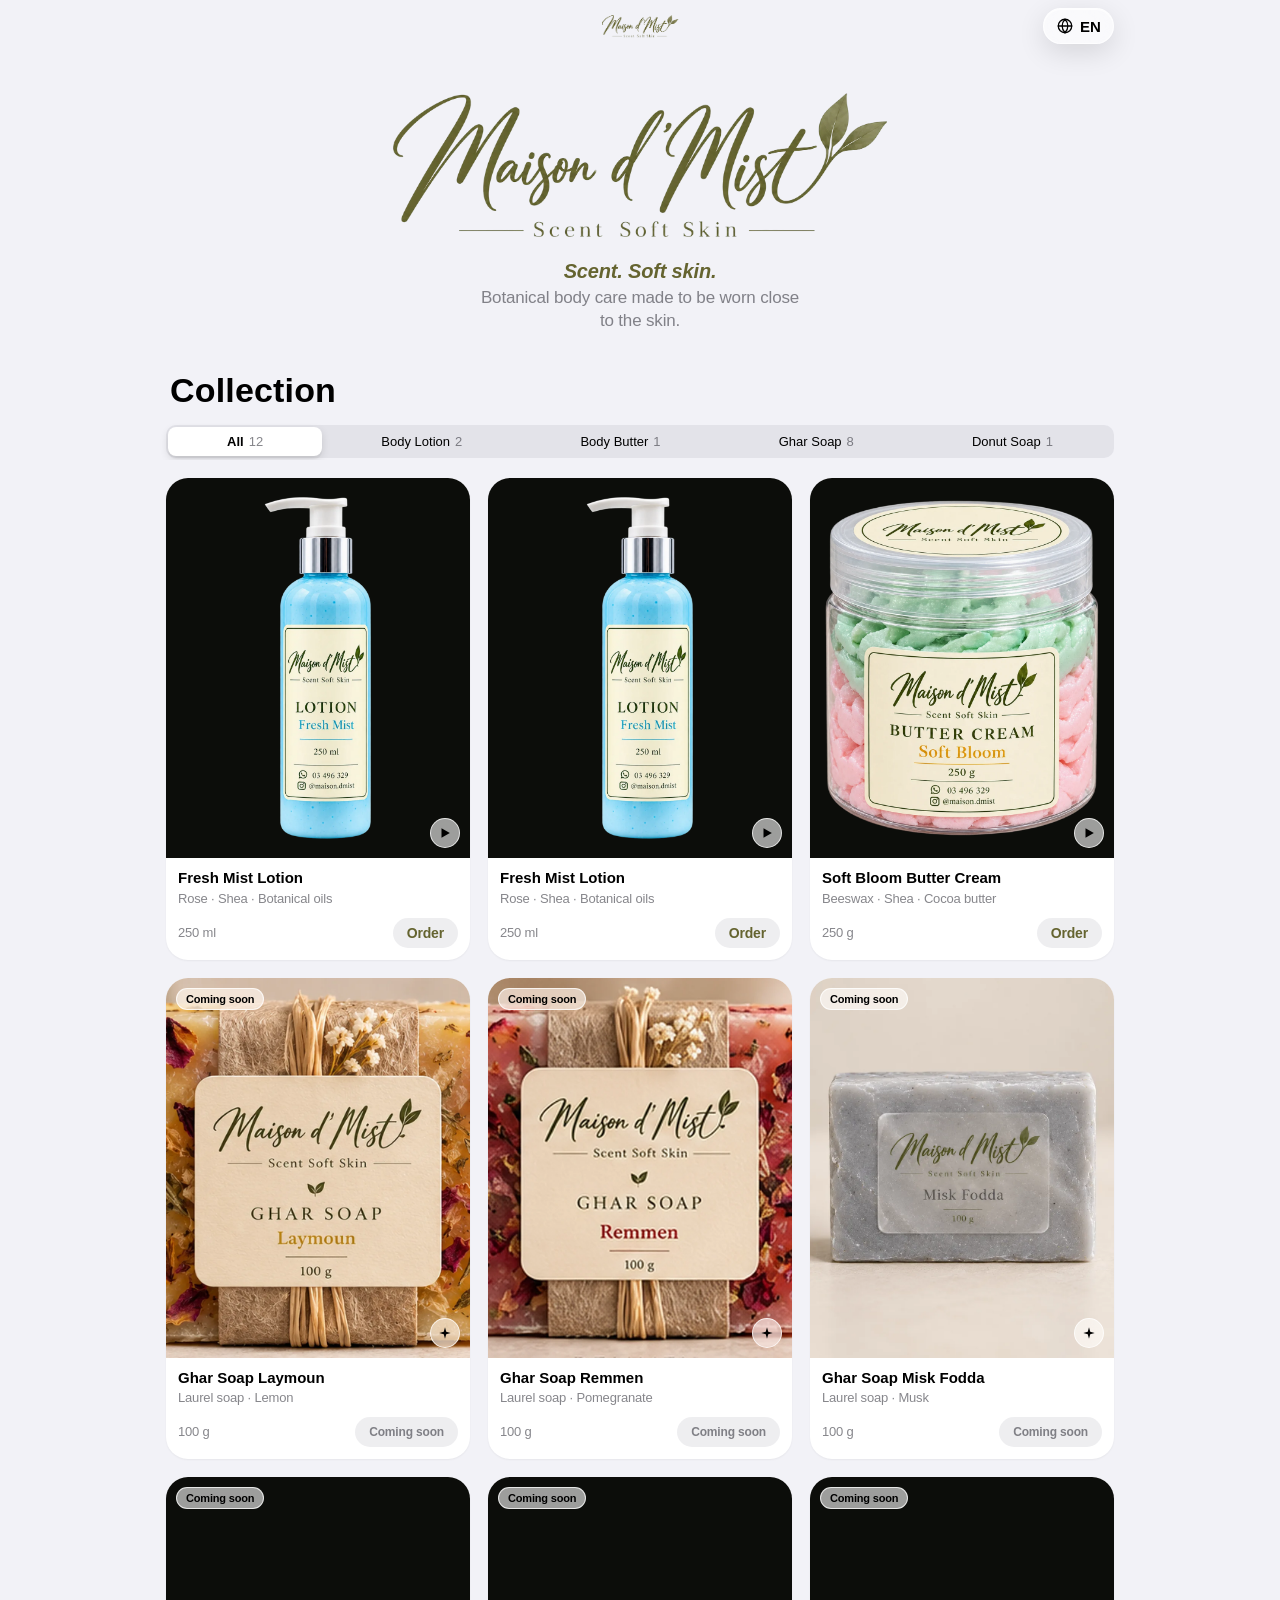
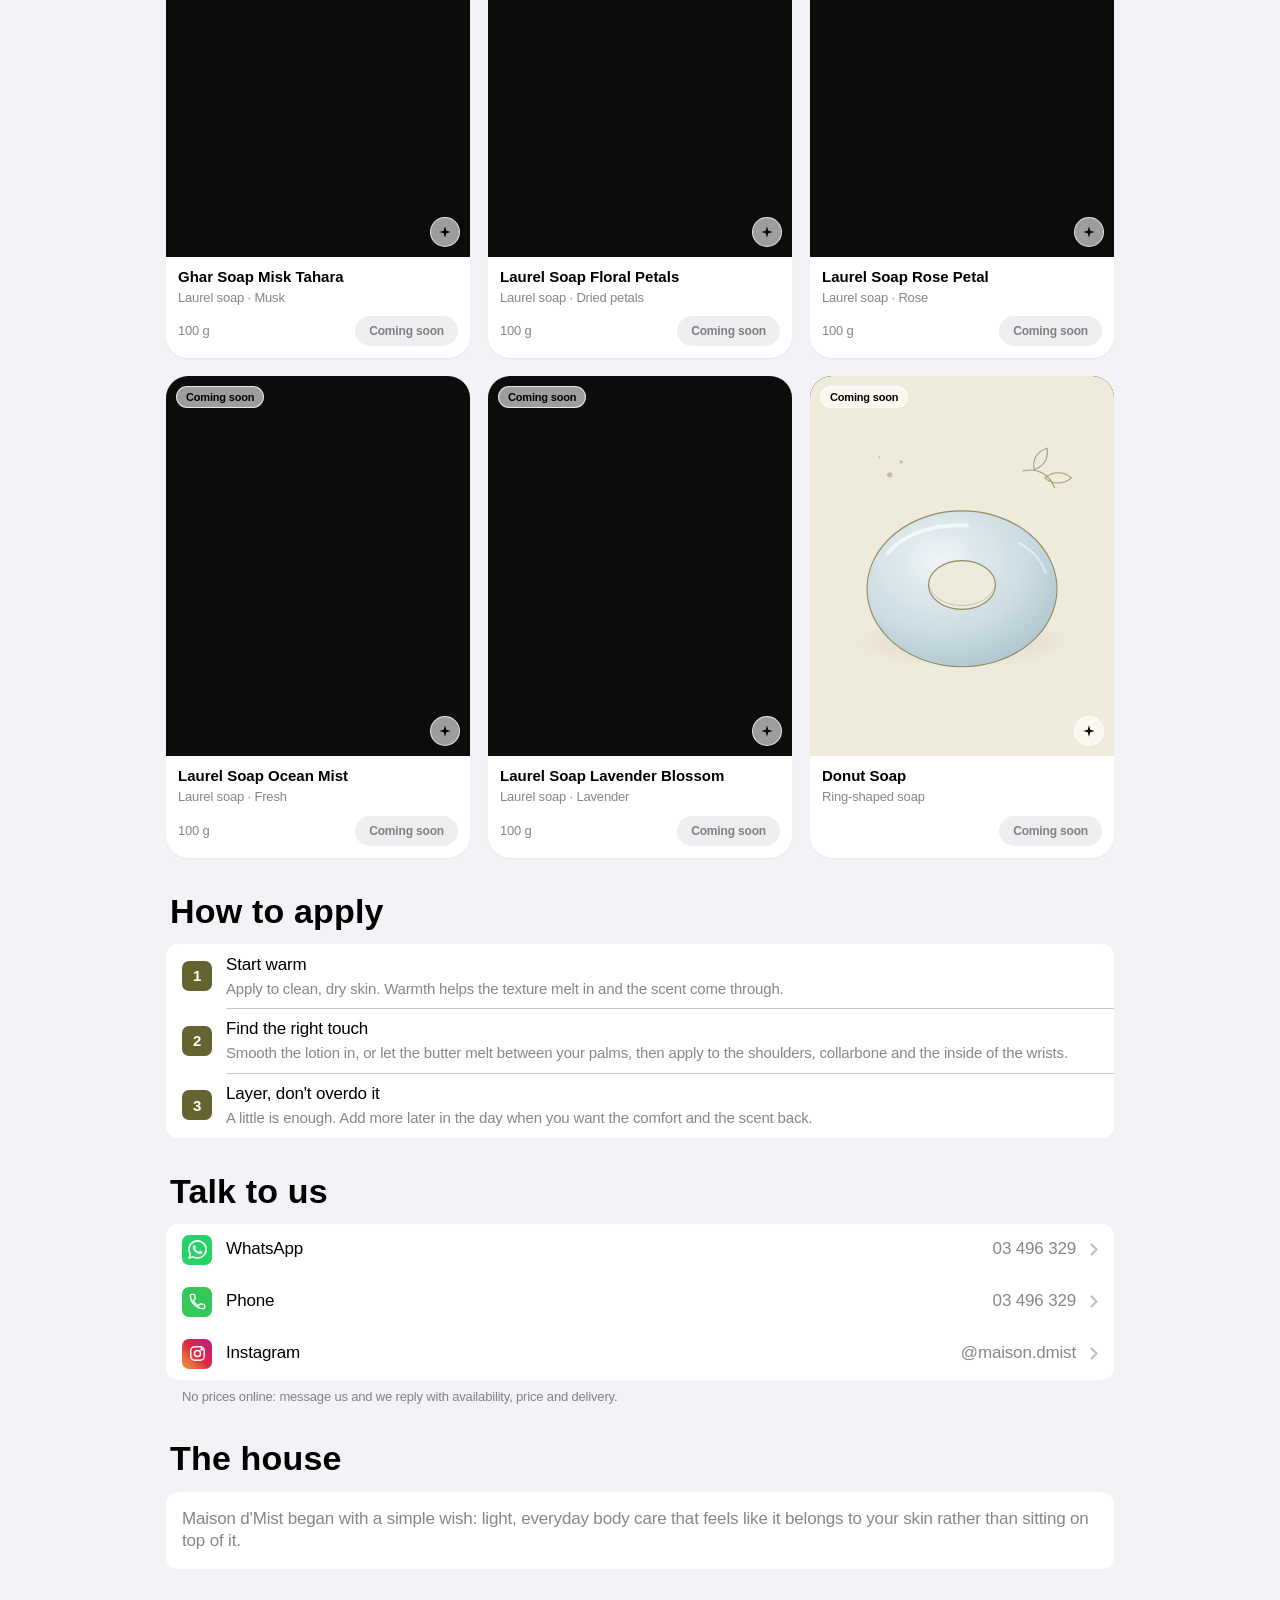
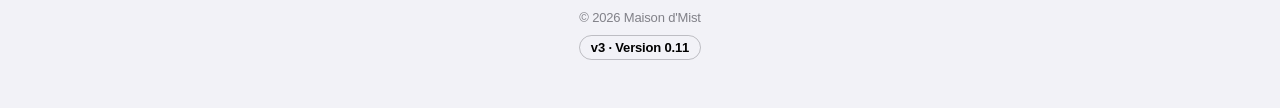
<file: index.html>
<!doctype html>
<html lang="en" dir="ltr">
<head>
<meta charset="utf-8">
<meta http-equiv="Content-Security-Policy" content="default-src 'none'; script-src 'self'; style-src 'self'; font-src 'self'; img-src 'self'; media-src 'self'; connect-src 'self'; manifest-src 'self'; base-uri 'none'; form-action 'none'; object-src 'none'; require-trusted-types-for 'script'; trusted-types 'none'">
<meta name="referrer" content="strict-origin-when-cross-origin">
<meta name="viewport" content="width=device-width, initial-scale=1, viewport-fit=cover">
<title>Maison d'Mist</title>
<meta name="description" content="Maison d'Mist — botanical body care. Scent. Soft skin.">
<!-- v3 is a test edition: kept out of search engines. -->
<meta name="robots" content="noindex, nofollow">
<meta name="theme-color" content="#f2f2f7" media="(prefers-color-scheme: light)">
<meta name="theme-color" content="#000000" media="(prefers-color-scheme: dark)">
<meta name="color-scheme" content="light dark">
<meta name="apple-mobile-web-app-capable" content="yes">
<meta name="mobile-web-app-capable" content="yes">
<meta name="apple-mobile-web-app-status-bar-style" content="black-translucent">
<meta name="apple-mobile-web-app-title" content="Maison d'Mist">
<link rel="icon" href="favicon.ico" sizes="any">
<link rel="apple-touch-icon" href="assets/img/apple-touch-icon.png">
<link rel="manifest" href="site.webmanifest">
<link rel="stylesheet" href="assets/css/ios.css">
</head>
<body>
<a class="skip" href="#shop" data-t="skip">Skip to the collection</a>

<!-- Compact glass bar: fades in once the large title scrolls away. -->
<header class="navbar" id="navbar">
  <div class="navbar__inner">
    <span class="navbar__spacer"></span>
    <img class="navbar__logo" src="assets/img/logo-maison-dmist-trimmed.webp" alt="Maison d'Mist" width="1596" height="523">
    <button class="glass-btn lang-btn" type="button" id="lang-btn" aria-haspopup="true" aria-expanded="false" aria-controls="lang-menu">
      <svg viewBox="0 0 24 24" aria-hidden="true"><circle cx="12" cy="12" r="9"/><path d="M3 12h18M12 3c2.5 2.6 3.8 5.6 3.8 9s-1.3 6.4-3.8 9c-2.5-2.6-3.8-5.6-3.8-9S9.5 5.6 12 3Z"/></svg>
      <span id="lang-code">EN</span>
    </button>
  </div>
</header>
<div class="menu" id="lang-menu" role="menu" hidden></div>

<main>
  <section class="hero" aria-labelledby="hero-title">
    <h1 id="hero-title" class="hero__title"><img src="assets/img/logo-maison-dmist-trimmed.webp" alt="Maison d'Mist" width="1596" height="523"></h1>
    <p class="hero__tagline" data-t="tagline">Scent. Soft skin.</p>
    <p class="hero__lead" data-t="lead">Botanical body care made to be worn close to the skin.</p>
  </section>

  <section class="section" id="shop" aria-labelledby="shop-title">
    <h2 class="large-title" id="shop-title" data-t="collection">Collection</h2>
    <div class="segmented-wrap"><div class="segmented" id="segmented" role="tablist" aria-labelledby="shop-title"></div></div>
    <div class="grid" id="grid" aria-live="polite"></div>
  </section>

  <section class="section" id="ritual" aria-labelledby="ritual-title">
    <h2 class="large-title" id="ritual-title" data-t="ritualTitle">How to apply</h2>
    <ul class="list" id="ritual-list"></ul>
  </section>

  <section class="section" id="contact" aria-labelledby="contact-title">
    <h2 class="large-title" id="contact-title" data-t="contactTitle">Talk to us</h2>
    <ul class="list" id="contact-list"></ul>
    <p class="list-note" data-t="contactNote">No prices online: message us and we reply with availability, price and delivery.</p>
  </section>

  <section class="section" id="about" aria-labelledby="about-title">
    <h2 class="large-title" id="about-title" data-t="about">The house</h2>
    <div class="card-text"><p data-t="aboutBody">Maison d'Mist began with a simple wish: light, everyday body care that feels like it belongs to your skin rather than sitting on top of it.</p></div>
  </section>

  <footer class="foot">
    <span>© <span id="year">2026</span> Maison d'Mist</span>
    <span class="foot__version" id="version">v3 · Version 0.11</span>
  </footer>
</main>

<!-- Floating glass tab bar (phones). -->
<nav class="tabbar" aria-label="Sections" id="tabbar">
  <a href="#shop" class="tab" data-tab="shop"><svg viewBox="0 0 24 24" aria-hidden="true"><path d="M5 8h14l-1.2 11.2a2 2 0 0 1-2 1.8H8.2a2 2 0 0 1-2-1.8Z"/><path d="M9 10V7a3 3 0 0 1 6 0v3"/></svg><span data-t="shop">Shop</span></a>
  <a href="#ritual" class="tab" data-tab="ritual"><svg viewBox="0 0 24 24" aria-hidden="true"><path d="M12 3s-6 6.6-6 11a6 6 0 0 0 12 0c0-4.4-6-11-6-11Z"/><path d="M9.5 15a2.5 2.5 0 0 0 2.5 2.5"/></svg><span data-t="ritual">Ritual</span></a>
  <a href="#contact" class="tab" data-tab="contact"><svg viewBox="0 0 24 24" aria-hidden="true"><path d="M4 12a8 7 0 1 1 3.6 5.8L4 19.5l1.2-3.4A6.6 6.6 0 0 1 4 12Z"/></svg><span data-t="contact">Contact</span></a>
</nav>

<!-- Product sheet (iOS-style modal sheet). -->
<div class="sheet-backdrop" id="sheet-backdrop" hidden></div>
<section class="sheet" id="sheet" role="dialog" aria-modal="true" aria-labelledby="sheet-title" hidden>
  <div class="sheet__handle" id="sheet-handle"><span class="sheet__grabber"></span>
    <button class="sheet__done" type="button" id="sheet-done" data-t="done">Done</button>
  </div>
  <div class="sheet__body" id="sheet-body"></div>
</section>

<noscript><p class="noscript">Maison d'Mist · WhatsApp 03 496 329 · Instagram @maison.dmist</p></noscript>

<script src="data/site.js"></script>
<script src="data/products.js"></script>
<script src="assets/js/safe-dom.js"></script>
<script src="assets/js/ios.js"></script>
</body>
</html>
</file>
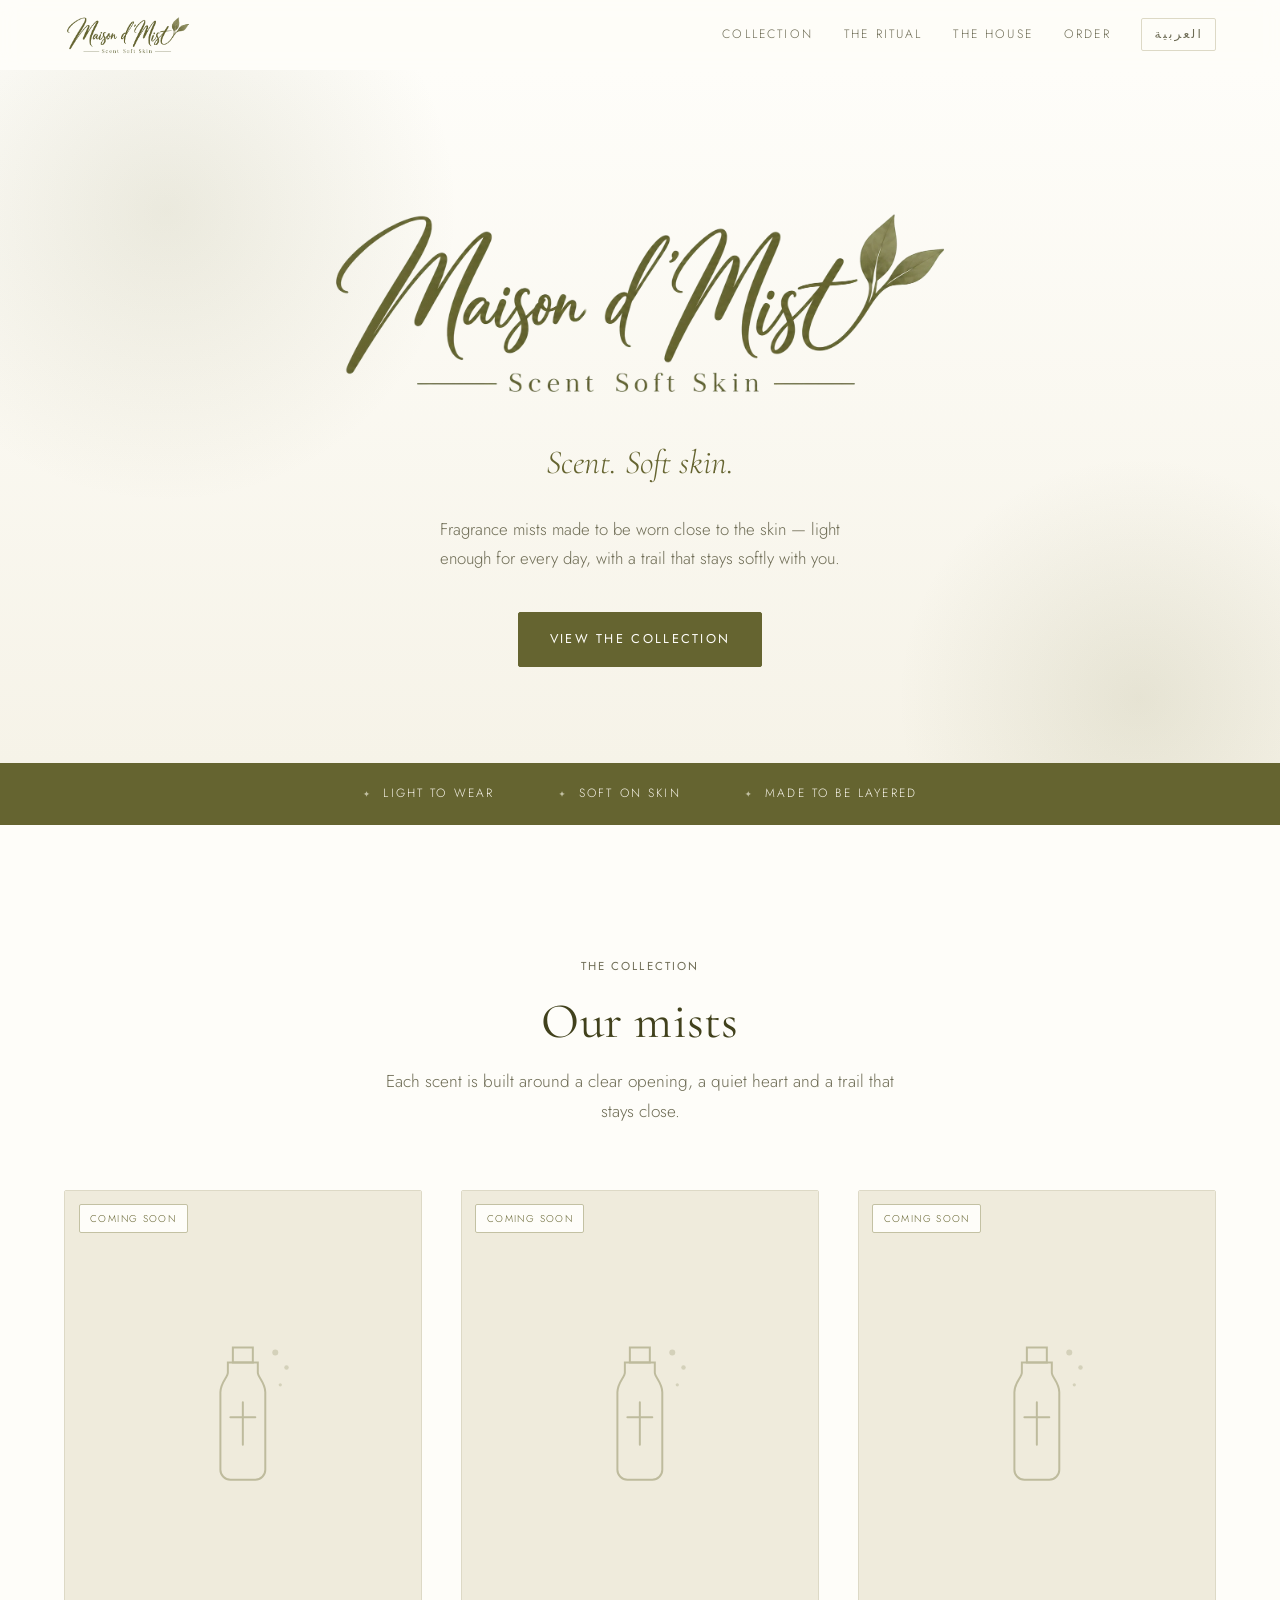
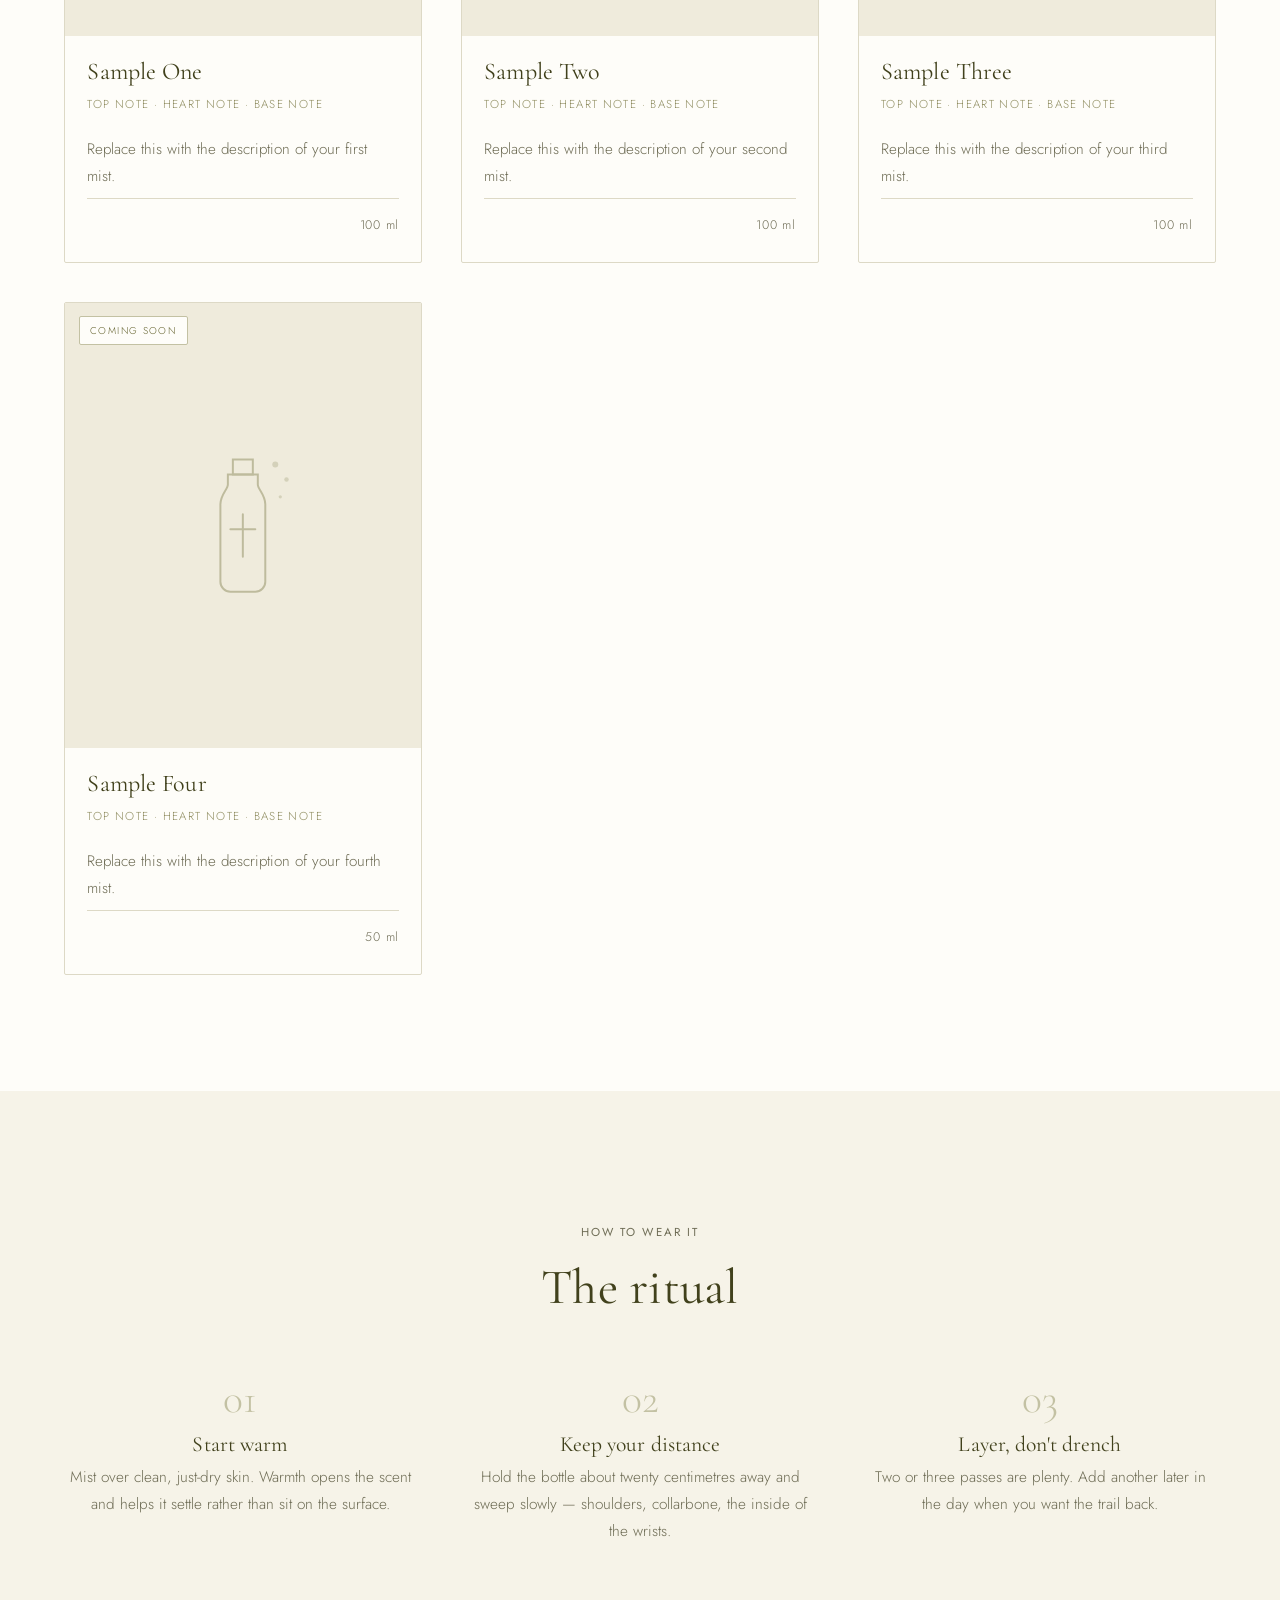
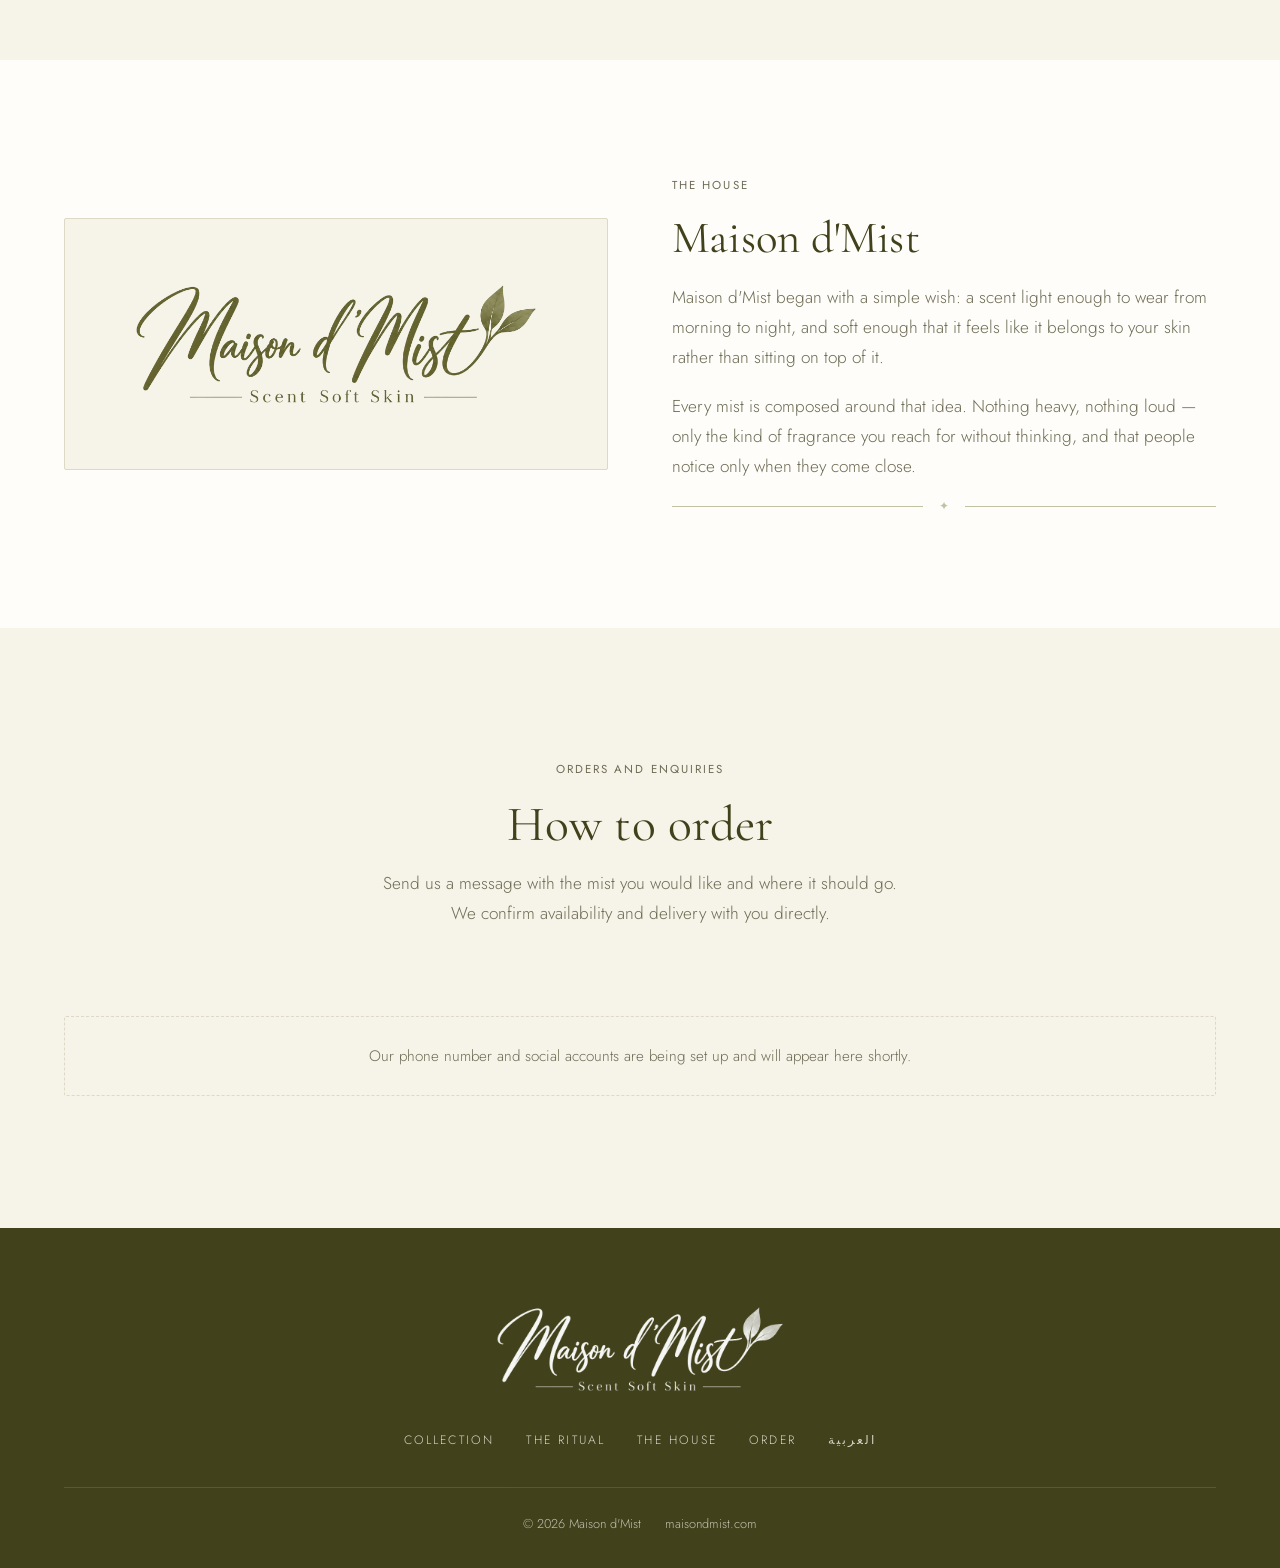
<file: site/index.html>
<!doctype html>
<html lang="en" dir="ltr" data-root=".">
<head>
<meta charset="utf-8">
<meta name="viewport" content="width=device-width, initial-scale=1">
<title>Maison d'Mist — Scent Soft Skin</title>
<meta name="description" content="Maison d'Mist — fragrance mists made to be worn close to the skin. Scent. Soft skin.">
<link rel="canonical" href="https://maisondmist.com/">
<link rel="alternate" hreflang="en" href="https://maisondmist.com/">
<link rel="alternate" hreflang="ar" href="https://maisondmist.com/ar/">
<link rel="alternate" hreflang="x-default" href="https://maisondmist.com/">
<meta name="theme-color" content="#fefdf9">

<meta property="og:type" content="website">
<meta property="og:site_name" content="Maison d'Mist">
<meta property="og:locale" content="en">
<meta property="og:locale:alternate" content="ar">
<meta property="og:title" content="Maison d'Mist — Scent Soft Skin">
<meta property="og:description" content="Fragrance mists made to be worn close to the skin.">
<meta property="og:url" content="https://maisondmist.com/">
<meta property="og:image" content="https://maisondmist.com/assets/img/og-image.png">
<meta property="og:image:width" content="1200">
<meta property="og:image:height" content="630">
<meta name="twitter:card" content="summary_large_image">

<link rel="icon" href="favicon.ico" sizes="any">
<link rel="icon" type="image/png" sizes="32x32" href="assets/img/favicon-32.png">
<link rel="icon" type="image/png" sizes="16x16" href="assets/img/favicon-16.png">
<link rel="apple-touch-icon" href="assets/img/apple-touch-icon.png">
<link rel="manifest" href="site.webmanifest">

<link rel="preconnect" href="https://fonts.googleapis.com">
<link rel="preconnect" href="https://fonts.gstatic.com" crossorigin>
<link rel="stylesheet" href="https://fonts.googleapis.com/css2?family=Cormorant+Garamond:ital,wght@0,400;0,500;0,600;1,400&family=Jost:wght@300;400;500&display=swap">
<link rel="stylesheet" href="assets/css/site.css">

<script type="application/ld+json">
{"@context":"https://schema.org","@type":"Brand","name":"Maison d'Mist","slogan":"Scent Soft Skin","url":"https://maisondmist.com/","logo":"https://maisondmist.com/assets/img/logo-maison-dmist.png"}
</script>
</head>

<body>
<a class="skip" href="#main">Skip to content</a>

<header class="site-header">
  <div class="wrap site-header__inner">
    <a class="brand" href="./" aria-label="Maison d'Mist — home">
      <img src="assets/img/logo-maison-dmist-trimmed.webp" alt="Maison d'Mist" width="1596" height="523">
    </a>

    <button class="nav-toggle" type="button" aria-expanded="false" aria-controls="primary-nav" aria-label="Open menu">
      <svg viewBox="0 0 24 24" aria-hidden="true"><path d="M3 6h18M3 12h18M3 18h18" stroke-linecap="round"/></svg>
    </button>

    <nav class="nav" id="primary-nav" data-open="false" aria-label="Primary">
      <button class="nav-toggle nav__close" type="button" aria-label="Close menu" data-nav-close>
        <svg viewBox="0 0 24 24" aria-hidden="true"><path d="M6 6l12 12M18 6L6 18" stroke-linecap="round"/></svg>
      </button>
      <a href="#collection">Collection</a>
      <a href="#ritual">The ritual</a>
      <a href="#story">The house</a>
      <a href="#contact">Order</a>
      <a class="lang" href="ar/" lang="ar" hreflang="ar">العربية</a>
    </nav>
  </div>
</header>

<main id="main">

  <section class="hero">
    <div class="wrap">
      <h1 class="hero__title"><img class="hero__logo" src="assets/img/logo-maison-dmist-trimmed.webp" alt="Maison d'Mist — Scent Soft Skin" width="1596" height="523" fetchpriority="high"></h1>
      <p class="hero__tagline">Scent. Soft skin.</p>
      <p class="hero__lead">Fragrance mists made to be worn close to the skin — light enough for every day, with a trail that stays softly with you.</p>
      <div class="hero__cta">
        <a class="btn" href="#collection">View the collection</a>
        <a class="btn btn--ghost" data-order-btn href="#contact" hidden>Order</a>
      </div>
    </div>
  </section>

  <div class="strip">
    <div class="wrap strip__inner">
      <span>Light to wear</span>
      <span>Soft on skin</span>
      <span>Made to be layered</span>
    </div>
  </div>

  <section class="section" id="collection">
    <div class="wrap">
      <div class="section__head reveal">
        <p class="eyebrow">The collection</p>
        <h2>Our mists</h2>
        <p>Each scent is built around a clear opening, a quiet heart and a trail that stays close.</p>
      </div>
      <!-- Cards are generated from data/products.js — edit that file to list products. -->
      <div class="grid" id="collection-grid"></div>
    </div>
  </section>

  <section class="section section--warm" id="ritual">
    <div class="wrap">
      <div class="section__head reveal">
        <p class="eyebrow">How to wear it</p>
        <h2>The ritual</h2>
      </div>
      <div class="steps">
        <div class="step reveal">
          <span class="step__n">01</span>
          <h3>Start warm</h3>
          <p>Mist over clean, just-dry skin. Warmth opens the scent and helps it settle rather than sit on the surface.</p>
        </div>
        <div class="step reveal">
          <span class="step__n">02</span>
          <h3>Keep your distance</h3>
          <p>Hold the bottle about twenty centimetres away and sweep slowly — shoulders, collarbone, the inside of the wrists.</p>
        </div>
        <div class="step reveal">
          <span class="step__n">03</span>
          <h3>Layer, don't drench</h3>
          <p>Two or three passes are plenty. Add another later in the day when you want the trail back.</p>
        </div>
      </div>
    </div>
  </section>

  <section class="section" id="story">
    <div class="wrap story">
      <div class="story__art reveal">
        <img src="assets/img/logo-maison-dmist-trimmed.webp" alt="" width="1596" height="523">
      </div>
      <!-- Replace the two paragraphs below with your own story before launch. -->
      <div class="reveal">
        <p class="eyebrow">The house</p>
        <h2>Maison d'Mist</h2>
        <p>Maison d'Mist began with a simple wish: a scent light enough to wear from morning to night, and soft enough that it feels like it belongs to your skin rather than sitting on top of it.</p>
        <p>Every mist is composed around that idea. Nothing heavy, nothing loud — only the kind of fragrance you reach for without thinking, and that people notice only when they come close.</p>
        <div class="rule" aria-hidden="true">✦</div>
      </div>
    </div>
  </section>

  <section class="section section--warm" id="contact">
    <div class="wrap">
      <div class="section__head reveal">
        <p class="eyebrow">Orders and enquiries</p>
        <h2>How to order</h2>
        <p>Send us a message with the mist you would like and where it should go. We confirm availability and delivery with you directly.</p>
      </div>
      <!-- Cards are generated from data/site.js — fill in your number and accounts there. -->
      <div class="contact" id="contact-grid"></div>
      <p class="notice" id="contact-where" hidden></p>
    </div>
  </section>

</main>

<footer class="site-footer">
  <div class="wrap">
    <img class="site-footer__logo" src="assets/img/logo-maison-dmist-trimmed.webp" alt="Maison d'Mist" width="1596" height="523">
    <div class="socials" data-socials></div>
    <nav class="footer__nav" aria-label="Footer">
      <a href="#collection">Collection</a>
      <a href="#ritual">The ritual</a>
      <a href="#story">The house</a>
      <a href="#contact">Order</a>
      <a href="ar/" lang="ar" hreflang="ar">العربية</a>
    </nav>
    <div class="footer__fine">
      <span>&copy; <span data-year>2026</span> Maison d'Mist</span>
      <span>maisondmist.com</span>
    </div>
  </div>
</footer>

<script src="data/site.js"></script>
<script src="data/products.js"></script>
<script src="assets/js/site.js"></script>
</body>
</html>
</file>
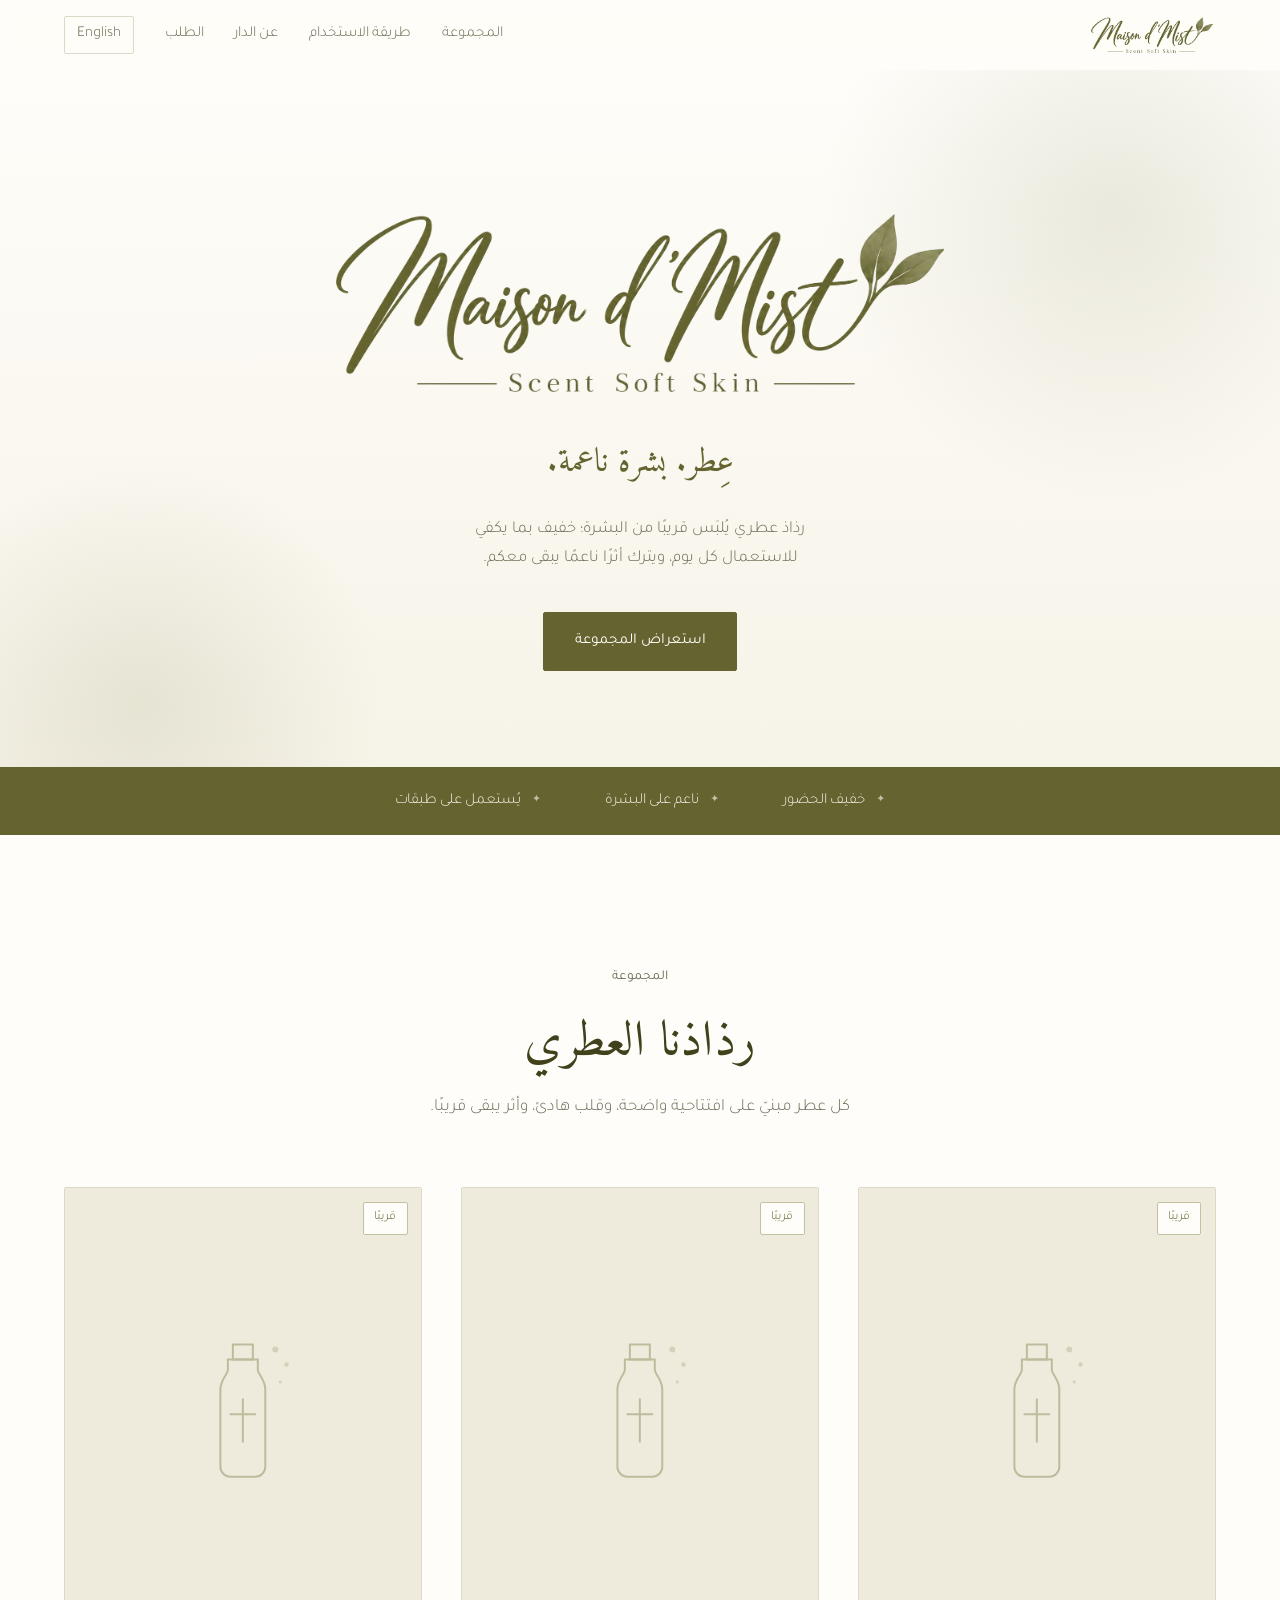
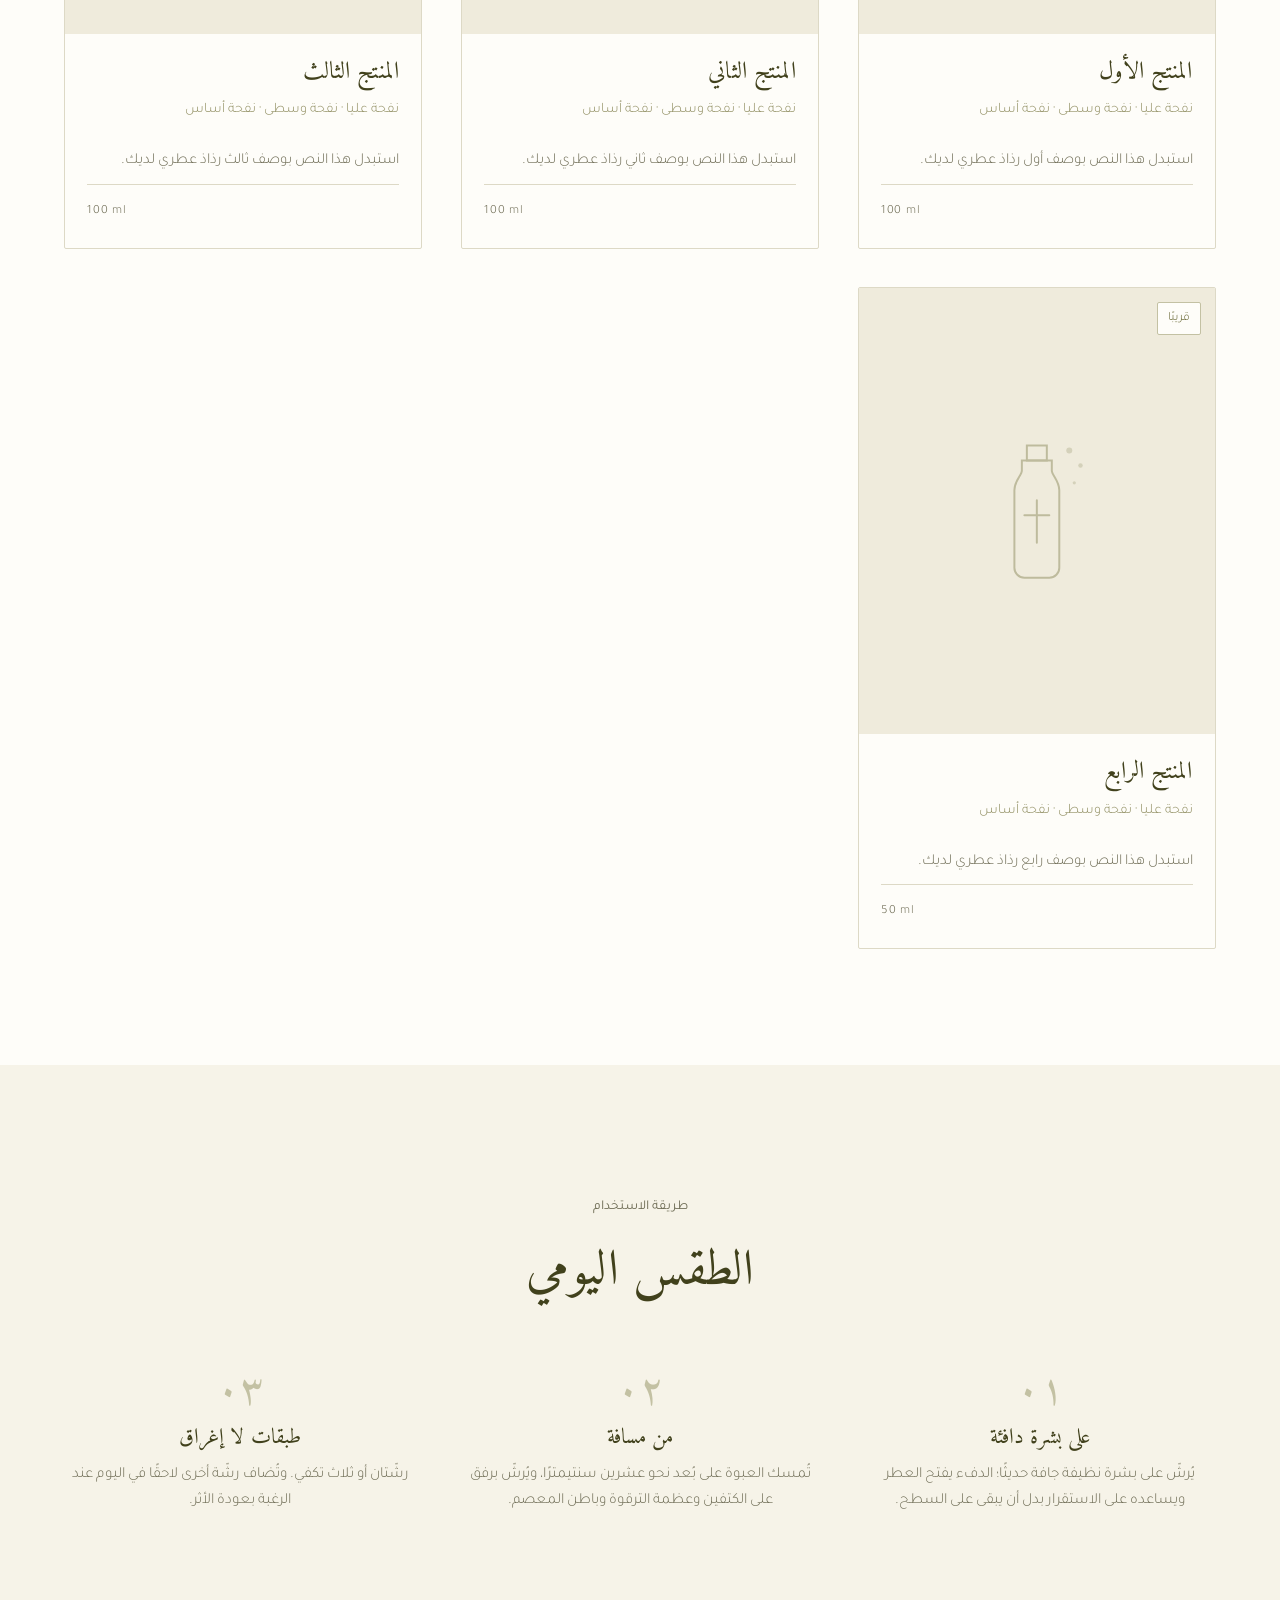
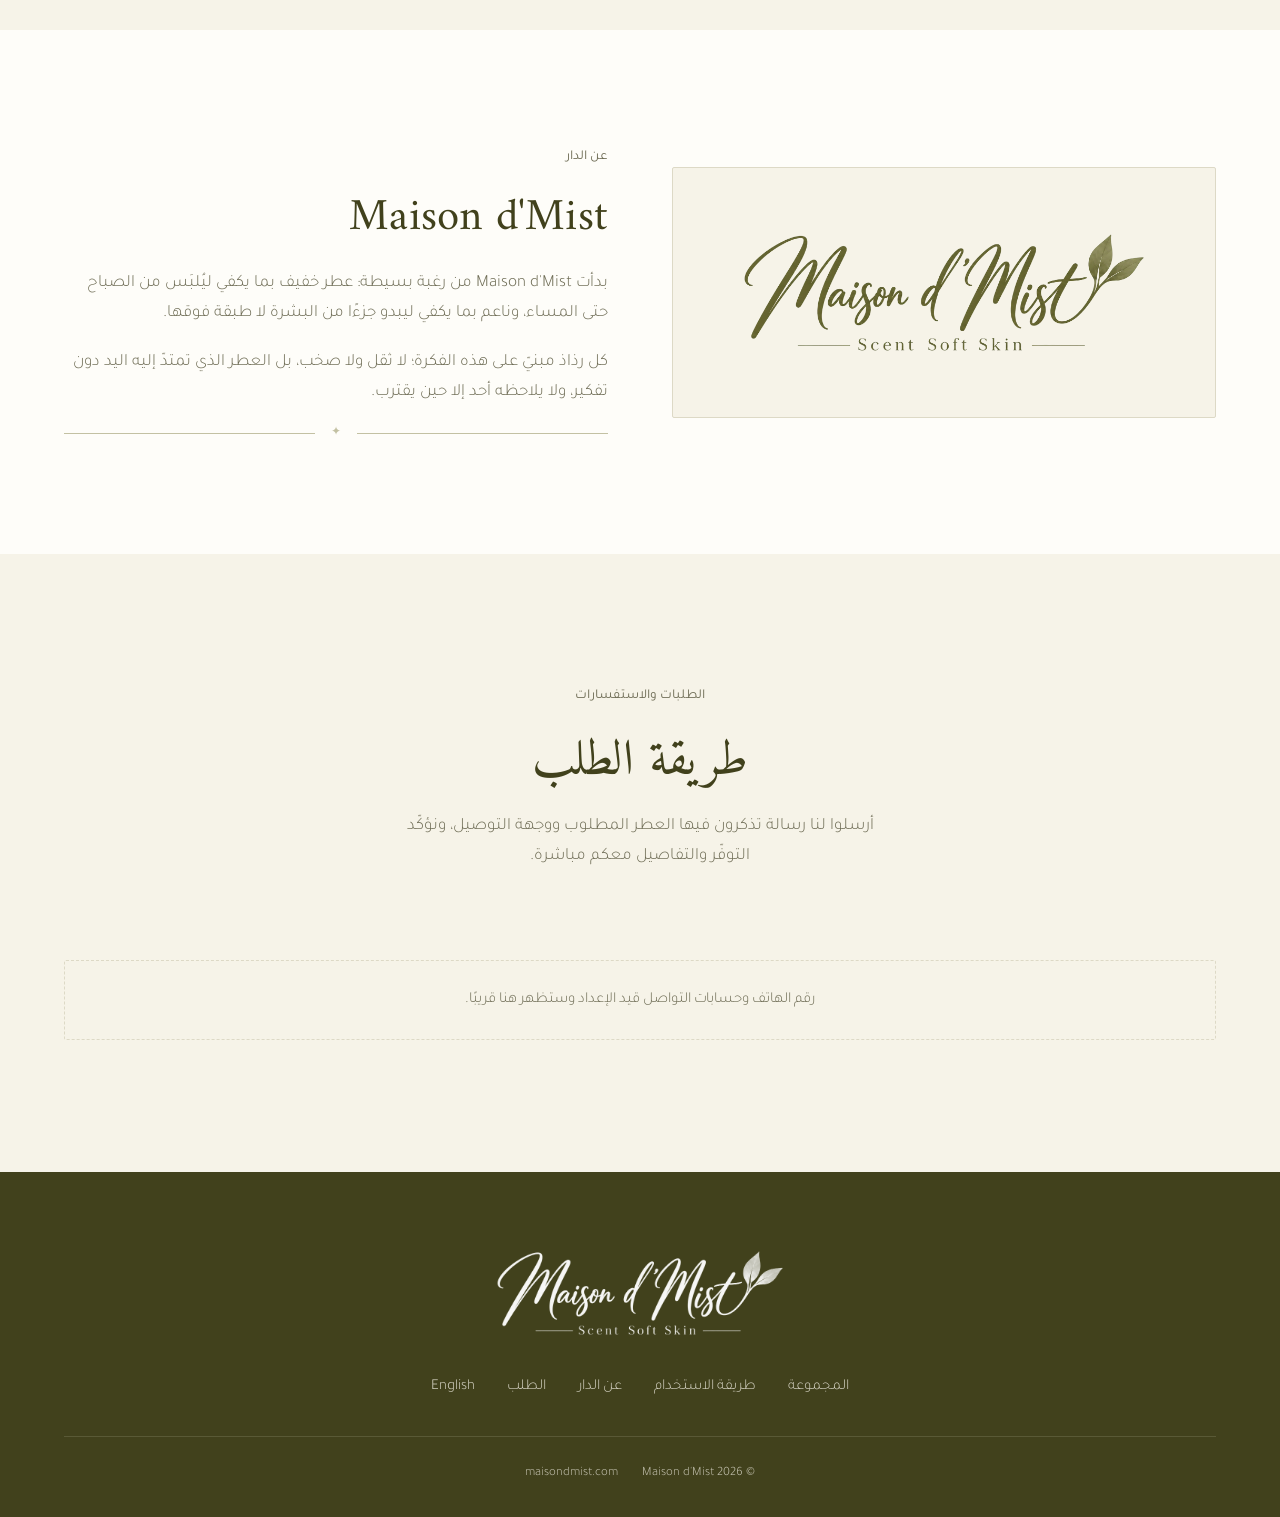
<file: site/ar/index.html>
<!doctype html>
<html lang="ar" dir="rtl" data-root="..">
<head>
<meta charset="utf-8">
<meta name="viewport" content="width=device-width, initial-scale=1">
<title>Maison d'Mist — عِطر. بشرة ناعمة.</title>
<meta name="description" content="‏Maison d'Mist — رذاذ عطري يُلبَس قريبًا من البشرة. عِطر. بشرة ناعمة.">
<link rel="canonical" href="https://maisondmist.com/ar/">
<link rel="alternate" hreflang="en" href="https://maisondmist.com/">
<link rel="alternate" hreflang="ar" href="https://maisondmist.com/ar/">
<link rel="alternate" hreflang="x-default" href="https://maisondmist.com/">
<meta name="theme-color" content="#fefdf9">

<meta property="og:type" content="website">
<meta property="og:site_name" content="Maison d'Mist">
<meta property="og:locale" content="ar">
<meta property="og:locale:alternate" content="en">
<meta property="og:title" content="Maison d'Mist — عِطر. بشرة ناعمة.">
<meta property="og:description" content="رذاذ عطري يُلبَس قريبًا من البشرة.">
<meta property="og:url" content="https://maisondmist.com/ar/">
<meta property="og:image" content="https://maisondmist.com/assets/img/og-image.png">
<meta property="og:image:width" content="1200">
<meta property="og:image:height" content="630">
<meta name="twitter:card" content="summary_large_image">

<link rel="icon" href="../favicon.ico" sizes="any">
<link rel="icon" type="image/png" sizes="32x32" href="../assets/img/favicon-32.png">
<link rel="icon" type="image/png" sizes="16x16" href="../assets/img/favicon-16.png">
<link rel="apple-touch-icon" href="../assets/img/apple-touch-icon.png">
<link rel="manifest" href="../site.webmanifest">

<link rel="preconnect" href="https://fonts.googleapis.com">
<link rel="preconnect" href="https://fonts.gstatic.com" crossorigin>
<link rel="stylesheet" href="https://fonts.googleapis.com/css2?family=Amiri:wght@400;700&family=Tajawal:wght@300;400;500&family=Cormorant+Garamond:wght@400;500&display=swap">
<link rel="stylesheet" href="../assets/css/site.css">

<script type="application/ld+json">
{"@context":"https://schema.org","@type":"Brand","name":"Maison d'Mist","slogan":"Scent Soft Skin","url":"https://maisondmist.com/ar/","logo":"https://maisondmist.com/assets/img/logo-maison-dmist.png"}
</script>
</head>

<body>
<a class="skip" href="#main">تخطّي إلى المحتوى</a>

<header class="site-header">
  <div class="wrap site-header__inner">
    <a class="brand" href="./" aria-label="‏Maison d'Mist — الصفحة الرئيسية">
      <img src="../assets/img/logo-maison-dmist-trimmed.webp" alt="Maison d'Mist" width="1596" height="523">
    </a>

    <button class="nav-toggle" type="button" aria-expanded="false" aria-controls="primary-nav" aria-label="فتح القائمة">
      <svg viewBox="0 0 24 24" aria-hidden="true"><path d="M3 6h18M3 12h18M3 18h18" stroke-linecap="round"/></svg>
    </button>

    <nav class="nav" id="primary-nav" data-open="false" aria-label="التنقل الرئيسي">
      <button class="nav-toggle nav__close" type="button" aria-label="إغلاق القائمة" data-nav-close>
        <svg viewBox="0 0 24 24" aria-hidden="true"><path d="M6 6l12 12M18 6L6 18" stroke-linecap="round"/></svg>
      </button>
      <a href="#collection">المجموعة</a>
      <a href="#ritual">طريقة الاستخدام</a>
      <a href="#story">عن الدار</a>
      <a href="#contact">الطلب</a>
      <a class="lang" href="../" lang="en" hreflang="en" dir="ltr">English</a>
    </nav>
  </div>
</header>

<main id="main">

  <section class="hero">
    <div class="wrap">
      <h1 class="hero__title"><img class="hero__logo" src="../assets/img/logo-maison-dmist-trimmed.webp" alt="‏Maison d'Mist — عِطر. بشرة ناعمة." width="1596" height="523" fetchpriority="high"></h1>
      <p class="hero__tagline">عِطر. بشرة ناعمة.</p>
      <p class="hero__lead">رذاذ عطري يُلبَس قريبًا من البشرة؛ خفيف بما يكفي للاستعمال كل يوم، ويترك أثرًا ناعمًا يبقى معكم.</p>
      <div class="hero__cta">
        <a class="btn" href="#collection">استعراض المجموعة</a>
        <a class="btn btn--ghost" data-order-btn href="#contact" hidden>الطلب</a>
      </div>
    </div>
  </section>

  <div class="strip">
    <div class="wrap strip__inner">
      <span>خفيف الحضور</span>
      <span>ناعم على البشرة</span>
      <span>يُستعمل على طبقات</span>
    </div>
  </div>

  <section class="section" id="collection">
    <div class="wrap">
      <div class="section__head reveal">
        <p class="eyebrow">المجموعة</p>
        <h2>رذاذنا العطري</h2>
        <p>كل عطر مبنيّ على افتتاحية واضحة، وقلب هادئ، وأثر يبقى قريبًا.</p>
      </div>
      <!-- البطاقات تُبنى من data/products.js — عدّلوا ذلك الملف لإضافة المنتجات. -->
      <div class="grid" id="collection-grid"></div>
    </div>
  </section>

  <section class="section section--warm" id="ritual">
    <div class="wrap">
      <div class="section__head reveal">
        <p class="eyebrow">طريقة الاستخدام</p>
        <h2>الطقس اليومي</h2>
      </div>
      <div class="steps">
        <div class="step reveal">
          <span class="step__n">٠١</span>
          <h3>على بشرة دافئة</h3>
          <p>يُرشّ على بشرة نظيفة جافة حديثًا؛ الدفء يفتح العطر ويساعده على الاستقرار بدل أن يبقى على السطح.</p>
        </div>
        <div class="step reveal">
          <span class="step__n">٠٢</span>
          <h3>من مسافة</h3>
          <p>تُمسك العبوة على بُعد نحو عشرين سنتيمترًا، ويُرشّ برفق على الكتفين وعظمة الترقوة وباطن المعصم.</p>
        </div>
        <div class="step reveal">
          <span class="step__n">٠٣</span>
          <h3>طبقات لا إغراق</h3>
          <p>رشّتان أو ثلاث تكفي. وتُضاف رشّة أخرى لاحقًا في اليوم عند الرغبة بعودة الأثر.</p>
        </div>
      </div>
    </div>
  </section>

  <section class="section" id="story">
    <div class="wrap story">
      <div class="story__art reveal">
        <img src="../assets/img/logo-maison-dmist-trimmed.webp" alt="" width="1596" height="523">
      </div>
      <!-- استبدلوا الفقرتين التاليتين بقصّتكم قبل الإطلاق. -->
      <div class="reveal">
        <p class="eyebrow">عن الدار</p>
        <h2>Maison d'Mist</h2>
        <p>بدأت Maison d'Mist من رغبة بسيطة: عطر خفيف بما يكفي ليُلبَس من الصباح حتى المساء، وناعم بما يكفي ليبدو جزءًا من البشرة لا طبقة فوقها.</p>
        <p>كل رذاذ مبنيّ على هذه الفكرة؛ لا ثقل ولا صخب، بل العطر الذي تمتدّ إليه اليد دون تفكير، ولا يلاحظه أحد إلا حين يقترب.</p>
        <div class="rule" aria-hidden="true">✦</div>
      </div>
    </div>
  </section>

  <section class="section section--warm" id="contact">
    <div class="wrap">
      <div class="section__head reveal">
        <p class="eyebrow">الطلبات والاستفسارات</p>
        <h2>طريقة الطلب</h2>
        <p>أرسلوا لنا رسالة تذكرون فيها العطر المطلوب ووجهة التوصيل، ونؤكّد التوفّر والتفاصيل معكم مباشرة.</p>
      </div>
      <!-- البطاقات تُبنى من data/site.js — ضعوا رقمكم وحساباتكم هناك. -->
      <div class="contact" id="contact-grid"></div>
      <p class="notice" id="contact-where" hidden></p>
    </div>
  </section>

</main>

<footer class="site-footer">
  <div class="wrap">
    <img class="site-footer__logo" src="../assets/img/logo-maison-dmist-trimmed.webp" alt="Maison d'Mist" width="1596" height="523">
    <div class="socials" data-socials></div>
    <nav class="footer__nav" aria-label="روابط التذييل">
      <a href="#collection">المجموعة</a>
      <a href="#ritual">طريقة الاستخدام</a>
      <a href="#story">عن الدار</a>
      <a href="#contact">الطلب</a>
      <a href="../" lang="en" hreflang="en" dir="ltr">English</a>
    </nav>
    <div class="footer__fine">
      <span>&copy; <span data-year>2026</span> Maison d'Mist</span>
      <span dir="ltr">maisondmist.com</span>
    </div>
  </div>
</footer>

<script src="../data/site.js"></script>
<script src="../data/products.js"></script>
<script src="../assets/js/site.js"></script>
</body>
</html>
</file>
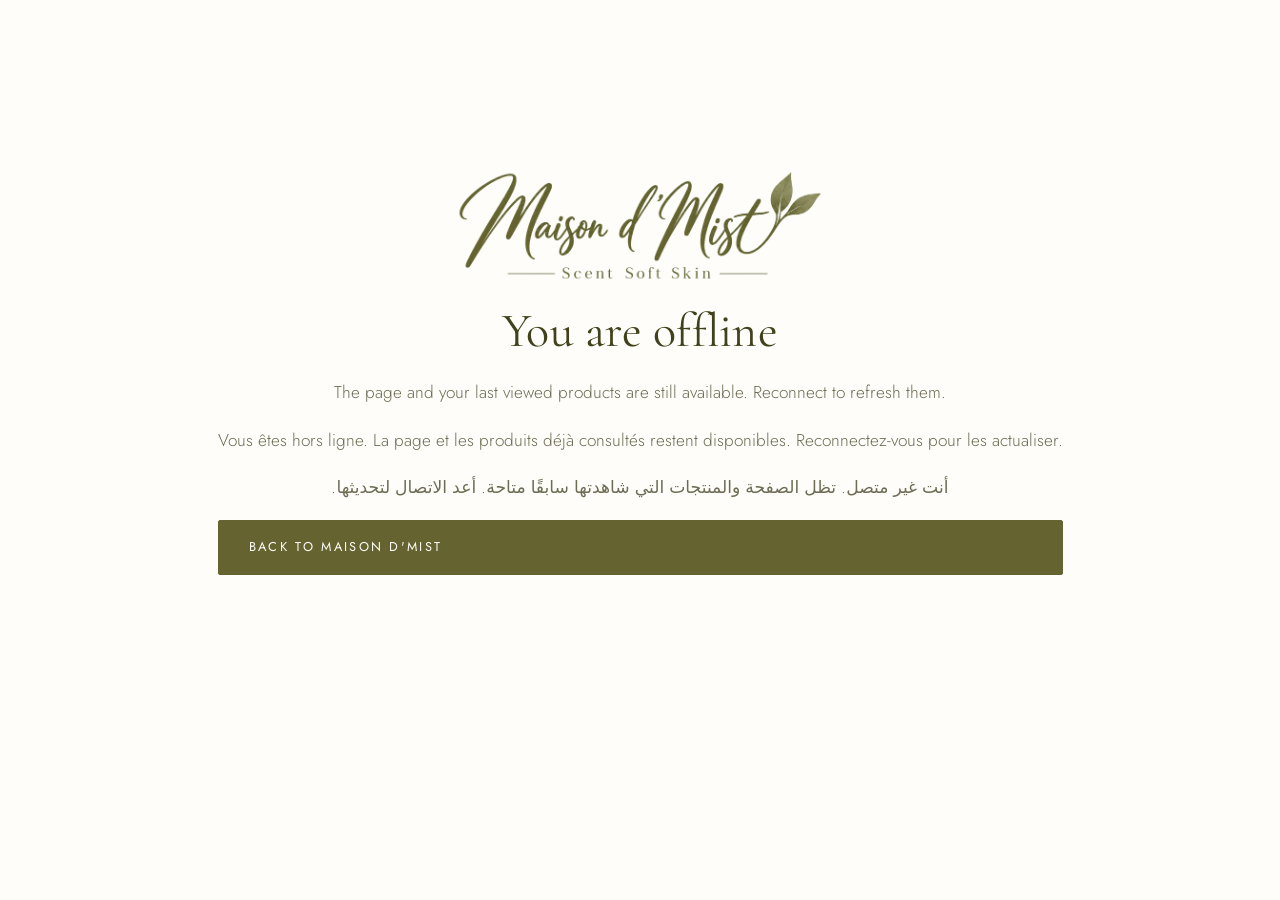
<file: offline.html>
<!doctype html>
<html lang="en" dir="ltr" data-root=".">
<head>
<meta charset="utf-8">
<meta http-equiv="Content-Security-Policy" content="default-src 'none'; style-src 'self'; font-src 'self'; img-src 'self'; base-uri 'none'; form-action 'none'">
<meta name="viewport" content="width=device-width, initial-scale=1">
<title>Offline — Maison d'Mist</title>
<meta name="robots" content="noindex">
<link rel="icon" href="/favicon.ico" sizes="any">
<link rel="stylesheet" href="/assets/css/fonts.css">
<link rel="stylesheet" href="/assets/css/site.css">
</head>
<body>
  <main class="offline">
    <img src="/assets/img/logo-maison-dmist-trimmed.webp" alt="Maison d'Mist" width="1596" height="523">
    <h1>You are offline</h1>
    <p>The page and your last viewed products are still available. Reconnect to refresh them.</p>
    <p lang="fr">Vous êtes hors ligne. La page et les produits déjà consultés restent disponibles. Reconnectez-vous pour les actualiser.</p>
    <p lang="ar" dir="rtl">أنت غير متصل. تظل الصفحة والمنتجات التي شاهدتها سابقًا متاحة. أعد الاتصال لتحديثها.</p>
    <a class="btn" href="/">Back to Maison d'Mist</a>
  </main>
</body>
</html>
</file>
<file: assets/css/ios.css>
/* Maison d'Mist v3 — the iOS edition.
   Follows Apple's iOS conventions: system font and colours, grouped lists,
   segmented control, glass bars and buttons, modal sheets, a floating tab bar.
   Every icon is original line art (SF Symbols may not be used on the web). The
   brand olive is the app's tint, as an iOS app's accent colour would be. */

:root {
  color-scheme: light dark;
  --bg: #f2f2f7;
  --card: #ffffff;
  --fill: rgba(118, 118, 128, .12);
  --label: #000000;
  --label-2: rgba(60, 60, 67, .62);
  --label-3: rgba(60, 60, 67, .32);
  --sep: rgba(60, 60, 67, .29);
  --tint: #656430;
  --tint-ink: #ffffff;
  --thumb: #ffffff;
  --glass: rgba(255, 255, 255, .6);
  --bar: rgba(249, 249, 249, .84);
  --glass-edge: rgba(255, 255, 255, .75);
  --glass-shadow: 0 8px 28px rgba(0, 0, 0, .12), inset 0 1px 0 rgba(255, 255, 255, .7);
  --media-bg: #0c0d0a;
  --font: -apple-system, BlinkMacSystemFont, "SF Pro Text", "Segoe UI", Roboto, "Helvetica Neue", Arial, "Noto Sans", "Noto Sans Arabic", sans-serif;
  --font-display: -apple-system, BlinkMacSystemFont, "SF Pro Display", "Segoe UI", Roboto, "Helvetica Neue", Arial, "Noto Sans Arabic", sans-serif;
  --spring: cubic-bezier(.32, .72, 0, 1);
  --safe-t: env(safe-area-inset-top, 0px);
  --safe-b: env(safe-area-inset-bottom, 0px);
}
@media (prefers-color-scheme: dark) {
  :root {
    --bg: #000000; --card: #1c1c1e; --fill: rgba(118, 118, 128, .24);
    --label: #ffffff; --label-2: rgba(235, 235, 245, .62); --label-3: rgba(235, 235, 245, .3);
    --sep: rgba(84, 84, 88, .65); --tint: #cdb86e; --tint-ink: #17170c; --thumb: #636366;
    --glass: rgba(30, 30, 32, .58); --glass-edge: rgba(255, 255, 255, .14); --bar: rgba(22, 22, 24, .8);
    --glass-shadow: 0 8px 28px rgba(0, 0, 0, .55), inset 0 1px 0 rgba(255, 255, 255, .08);
  }
  .hero__title img, .navbar__logo { filter: brightness(0) invert(1); }
}

*, *::before, *::after { box-sizing: border-box; }
html { -webkit-text-size-adjust: 100%; scroll-padding-top: calc(var(--safe-t) + 64px); }
body {
  margin: 0; background: var(--bg); color: var(--label);
  font: 17px/1.35 var(--font); letter-spacing: -.01em;
  -webkit-font-smoothing: antialiased; -webkit-tap-highlight-color: transparent;
  padding-bottom: calc(104px + var(--safe-b));
}
html[lang="ar"] body { letter-spacing: 0; }
img, video { max-width: 100%; display: block; }
button { font: inherit; color: inherit; }
:focus-visible { outline: 3px solid color-mix(in srgb, var(--tint) 60%, transparent); outline-offset: 2px; border-radius: 10px; }
.skip { position: absolute; top: -100px; inset-inline-start: 12px; z-index: 100; padding: 10px 16px; border-radius: 999px; background: var(--tint); color: var(--tint-ink); text-decoration: none; }
.skip:focus { top: calc(var(--safe-t) + 10px); }

.glass {
  background: var(--glass); border: .5px solid var(--glass-edge); box-shadow: var(--glass-shadow);
  -webkit-backdrop-filter: blur(24px) saturate(180%); backdrop-filter: blur(24px) saturate(180%);
}

/* ---------- Navigation bar ---------- */
.navbar { position: fixed; top: 0; inset-inline: 0; z-index: 40; padding-top: var(--safe-t); transition: background .3s, box-shadow .3s; }
.navbar.is-scrolled {
  background: var(--bar); box-shadow: 0 .5px 0 var(--sep);
  -webkit-backdrop-filter: blur(24px) saturate(180%); backdrop-filter: blur(24px) saturate(180%);
}
.navbar__inner { max-width: 980px; margin: 0 auto; height: 52px; padding-inline: 16px; display: grid; grid-template-columns: 1fr auto 1fr; align-items: center; }
.navbar__logo { height: 26px; width: auto; opacity: 0; transform: translateY(8px); transition: opacity .3s, transform .4s var(--spring); }
.navbar.is-titled .navbar__logo { opacity: 1; transform: none; }
.glass-btn {
  justify-self: end; display: inline-flex; align-items: center; gap: 6px; height: 36px; padding: 0 12px;
  border-radius: 999px; font: 600 15px var(--font); cursor: pointer;
  background: var(--glass); border: .5px solid var(--glass-edge); box-shadow: var(--glass-shadow);
  -webkit-backdrop-filter: blur(24px) saturate(180%); backdrop-filter: blur(24px) saturate(180%);
}
.glass-btn svg { width: 18px; height: 18px; fill: none; stroke: currentColor; stroke-width: 1.7; stroke-linecap: round; stroke-linejoin: round; }

/* pull-down menu */
.menu {
  position: fixed; z-index: 60; top: calc(var(--safe-t) + 56px); inset-inline-end: max(16px, calc((100% - 980px) / 2 + 16px));
  min-width: 230px; padding: 4px 0; border-radius: 16px; transform-origin: top right;
  background: var(--glass); border: .5px solid var(--glass-edge); box-shadow: 0 18px 60px rgba(0, 0, 0, .22);
  -webkit-backdrop-filter: blur(30px) saturate(180%); backdrop-filter: blur(30px) saturate(180%);
  animation: pop .28s var(--spring);
}
[dir="rtl"] .menu { transform-origin: top left; }
.menu[hidden] { display: none; }
.menu__item { display: flex; align-items: center; justify-content: space-between; gap: 16px; width: 100%; padding: 12px 16px; border: 0; background: none; text-align: start; font-size: 17px; cursor: pointer; }
.menu__item + .menu__item { border-top: .5px solid var(--sep); }
.menu__item:active { background: var(--fill); }
.menu__item svg { width: 18px; height: 18px; fill: none; stroke: var(--tint); stroke-width: 2.2; stroke-linecap: round; stroke-linejoin: round; visibility: hidden; }
.menu__item[aria-checked="true"] svg { visibility: visible; }
@keyframes pop { from { opacity: 0; transform: scale(.86); } to { opacity: 1; transform: none; } }

/* ---------- Layout ---------- */
main { max-width: 980px; margin: 0 auto; padding: calc(var(--safe-t) + 60px) 16px 0; }
.hero { text-align: center; padding: 20px 0 4px; }
.hero__title { margin: 0; }
.hero__title img { width: min(520px, 86%); height: auto; margin: 0 auto; }
.hero__tagline { margin: 10px 0 4px; font: italic 600 20px var(--font-display); color: var(--tint); }
html[lang="ar"] .hero__tagline { font-style: normal; }
.hero__lead { margin: 0 auto; max-width: 34ch; color: var(--label-2); }
.section { scroll-margin-top: calc(var(--safe-t) + 60px); }
.large-title { margin: 34px 4px 14px; font: 700 34px/1.12 var(--font-display); letter-spacing: .005em; }

/* ---------- Segmented control ---------- */
.segmented-wrap { margin: 0 -16px 18px; padding: 2px 16px; overflow-x: auto; scrollbar-width: none; }
.segmented-wrap::-webkit-scrollbar { display: none; }
.segmented { position: relative; display: inline-flex; min-width: 100%; padding: 2px; border-radius: 10px; background: var(--fill); }
.segment { position: relative; z-index: 1; flex: 1 0 auto; padding: 7px 14px; border: 0; border-radius: 8px; background: none; font: 500 13px var(--font); white-space: nowrap; cursor: pointer; }
.segment[aria-selected="true"] { font-weight: 600; }
.segment__count { margin-inline-start: 5px; color: var(--label-2); font-weight: 400; }
.segmented__thumb {
  position: absolute; z-index: 0; top: 2px; bottom: 2px; left: 0; border-radius: 8px; background: var(--thumb);
  box-shadow: 0 3px 8px rgba(0, 0, 0, .12), 0 3px 1px rgba(0, 0, 0, .04);
  transition: transform .4s var(--spring), width .4s var(--spring);
}

/* ---------- Product cards ---------- */
.grid { display: grid; gap: 14px; grid-template-columns: repeat(2, minmax(0, 1fr)); }
@media (min-width: 700px) { .grid { grid-template-columns: repeat(3, minmax(0, 1fr)); gap: 18px; } }
@media (max-width: 359px) { .grid { grid-template-columns: 1fr; } }
.pcard { position: relative; display: flex; flex-direction: column; overflow: hidden; border-radius: 22px; background: var(--card); box-shadow: 0 1px 2px rgba(0, 0, 0, .05); transition: transform .4s var(--spring); }
.pcard:active { transform: scale(.975); }
.pcard[hidden] { display: none; }
.pcard__media { position: relative; aspect-ratio: 4 / 5; background: var(--media-bg); }
.pcard__media img { width: 100%; height: 100%; object-fit: cover; }
.pcard__badge, .pcard__kind {
  position: absolute; display: inline-flex; align-items: center; gap: 4px;
  background: var(--glass); border: .5px solid var(--glass-edge);
  -webkit-backdrop-filter: blur(14px) saturate(180%); backdrop-filter: blur(14px) saturate(180%);
}
.pcard__badge { top: 10px; inset-inline-start: 10px; padding: 4px 9px; border-radius: 999px; font: 600 11px var(--font); }
.pcard__kind { bottom: 10px; inset-inline-end: 10px; width: 30px; height: 30px; justify-content: center; border-radius: 50%; }
.pcard__kind svg { width: 14px; height: 14px; fill: currentColor; }
.pcard__body { display: flex; flex-direction: column; flex: 1; gap: 2px; padding: 11px 12px 12px; }
.pcard__name { margin: 0; font: 600 15px/1.25 var(--font); }
.pcard__open { padding: 0; border: 0; background: none; font: inherit; text-align: start; cursor: pointer; }
.pcard__open::after { content: ""; position: absolute; inset: 0; z-index: 1; border-radius: 22px; }
.pcard__sub { margin: 0; font-size: 13px; color: var(--label-2); white-space: nowrap; overflow: hidden; text-overflow: ellipsis; }
.pcard__row { display: flex; align-items: center; justify-content: space-between; gap: 8px; margin-top: auto; padding-top: 8px; }
.pcard__size { font-size: 13px; color: var(--label-2); }
.get {
  position: relative; z-index: 2; display: inline-grid; place-items: center; min-width: 62px; height: 30px; padding: 0 14px;
  border-radius: 999px; background: var(--fill); color: var(--tint); font: 700 14px var(--font); text-decoration: none; white-space: nowrap;
}
.get--soon { color: var(--label-2); font-weight: 600; font-size: 12px; }

/* ---------- Grouped lists ---------- */
.list { margin: 0; padding: 0; list-style: none; overflow: hidden; border-radius: 12px; background: var(--card); }
.row { position: relative; display: flex; align-items: center; gap: 14px; min-height: 52px; padding: 10px 16px; color: inherit; text-decoration: none; }
.row + .row::before { content: ""; position: absolute; top: 0; inset-inline: 60px 0; border-top: .5px solid var(--sep); }
a.row:active { background: var(--fill); }
.row__icon { flex: none; display: grid; place-items: center; width: 30px; height: 30px; border-radius: 7px; color: #fff; font: 700 15px var(--font); background: var(--tint); }
.row__icon svg { width: 19px; height: 19px; fill: none; stroke: currentColor; stroke-width: 1.8; stroke-linecap: round; stroke-linejoin: round; }
/* Solid icons (WhatsApp). Was an inline style; the page policy allows none. */
.row__icon svg.icon-solid { fill: currentColor; stroke: none; }
.row__icon--wa { background: #25d366; }
.row__icon--phone { background: #34c759; }
.row__icon--ig { background: linear-gradient(45deg, #f09433, #e6683c 25%, #dc2743 50%, #cc2366 75%, #bc1888); }
.row__text { flex: 1; min-width: 0; }
.row__title { display: block; }
.row__detail { display: block; margin-top: 2px; font-size: 15px; line-height: 1.32; color: var(--label-2); }
.row__value { color: var(--label-2); white-space: nowrap; }
.row__chev { flex: none; width: 8px; height: 13px; fill: none; stroke: var(--label-3); stroke-width: 2.2; stroke-linecap: round; stroke-linejoin: round; }
[dir="rtl"] .row__chev { transform: scaleX(-1); }
.list-note { margin: 8px 16px 0; font-size: 13px; color: var(--label-2); }
.card-text { padding: 16px; border-radius: 12px; background: var(--card); color: var(--label-2); }
.card-text p { margin: 0; }

/* ---------- Footer ---------- */
.foot { display: flex; flex-direction: column; align-items: center; gap: 8px; padding: 40px 0 16px; font-size: 13px; color: var(--label-2); }
.foot__version { padding: 3px 11px; border: 1px solid var(--sep); border-radius: 999px; color: var(--label); font-weight: 600; }

/* ---------- Floating tab bar ---------- */
.tabbar {
  position: fixed; z-index: 45; bottom: calc(12px + var(--safe-b)); left: 50%; transform: translateX(-50%);
  display: flex; gap: 2px; padding: 5px; border-radius: 999px;
  background: var(--bar); border: .5px solid var(--glass-edge); box-shadow: 0 12px 40px rgba(0, 0, 0, .18), inset 0 1px 0 var(--glass-edge);
  -webkit-backdrop-filter: blur(24px) saturate(180%); backdrop-filter: blur(24px) saturate(180%);
}
.tab { display: flex; flex-direction: column; align-items: center; gap: 2px; min-width: 78px; padding: 6px 12px 5px; border-radius: 999px; color: var(--label); text-decoration: none; font: 600 10px var(--font); }
html[lang="ar"] .tab { font-size: 11px; }
.tab svg { width: 24px; height: 24px; fill: none; stroke: currentColor; stroke-width: 1.7; stroke-linecap: round; stroke-linejoin: round; }
.tab[aria-current="true"] { color: var(--tint); background: var(--fill); }
@media (min-width: 900px) { .tabbar { display: none; } body { padding-bottom: 32px; } }

/* ---------- Sheet ---------- */
.sheet-backdrop { position: fixed; inset: 0; z-index: 70; background: rgba(0, 0, 0, .38); opacity: 0; transition: opacity .35s ease; }
.sheet-backdrop.is-open { opacity: 1; }
.sheet {
  position: fixed; z-index: 80; inset-inline: 0; bottom: 0; display: flex; flex-direction: column;
  max-height: calc(100dvh - var(--safe-t) - 18px); border-radius: 14px 14px 0 0; background: var(--bg);
  box-shadow: 0 -10px 40px rgba(0, 0, 0, .25); transform: translateY(100%); transition: transform .5s var(--spring);
}
.sheet.is-open { transform: translateY(0); }
.sheet[hidden], .sheet-backdrop[hidden] { display: none; }
@media (min-width: 900px) {
  .sheet { top: 0; margin: auto; width: 560px; height: min(840px, 92vh); max-height: none; border-radius: 18px; opacity: 0; transform: translateY(36px) scale(.96); transition: transform .45s var(--spring), opacity .3s; }
  .sheet.is-open { opacity: 1; transform: none; }
}
.sheet__handle { position: relative; flex: none; height: 46px; touch-action: none; cursor: grab; }
.sheet__grabber { position: absolute; top: 6px; left: 50%; width: 36px; height: 5px; margin-left: -18px; border-radius: 3px; background: var(--label-3); }
.sheet__done { position: absolute; top: 8px; inset-inline-end: 10px; padding: 6px 8px; border: 0; background: none; color: var(--tint); font: 600 17px var(--font); cursor: pointer; }
.sheet__body { flex: 1; overflow-y: auto; overscroll-behavior: contain; -webkit-overflow-scrolling: touch; padding: 0 16px calc(28px + var(--safe-b)); }
.sheet__media { position: relative; overflow: hidden; margin: 0 0 16px; border-radius: 18px; aspect-ratio: 4 / 5; max-height: 58vh; width: 100%; background: var(--media-bg); }
.sheet__media img { width: 100%; height: 100%; object-fit: cover; }
.sheet__media video { width: 100%; height: 100%; object-fit: contain; }
.media-btn { position: absolute; z-index: 3; bottom: 12px; inset-inline-end: 12px; display: grid; place-items: center; width: 40px; height: 40px; border-radius: 50%; cursor: pointer;
  background: var(--glass); border: .5px solid var(--glass-edge); -webkit-backdrop-filter: blur(16px) saturate(180%); backdrop-filter: blur(16px) saturate(180%); }
.media-btn svg { width: 16px; height: 16px; fill: currentColor; }
.sheet__title { margin: 2px 0 4px; font: 700 28px/1.15 var(--font-display); }
.sheet__sub { margin: 0 0 12px; font-size: 15px; color: var(--label-2); }
.chips { display: flex; flex-wrap: wrap; gap: 8px; margin: 0 0 14px; }
.chip { padding: 5px 11px; border-radius: 999px; background: var(--fill); font: 600 13px var(--font); color: var(--label-2); }
.sheet__desc { margin: 0 0 6px; font-size: 17px; line-height: 1.45; }
.group-head { margin: 22px 16px 7px; font-size: 13px; color: var(--label-2); text-transform: uppercase; letter-spacing: .02em; }
html[lang="ar"] .group-head { text-transform: none; letter-spacing: 0; }
.cta { display: flex; align-items: center; justify-content: center; gap: 8px; width: 100%; min-height: 50px; margin-top: 20px; padding: 0 20px; border-radius: 999px; background: var(--tint); color: var(--tint-ink); font: 600 17px var(--font); text-decoration: none; }
.cta svg { width: 20px; height: 20px; fill: currentColor; }
.cta--plain { margin-top: 10px; background: var(--fill); color: var(--tint); }
.note { margin: 18px 4px 0; font-size: 15px; color: var(--label-2); }

/* soap animation inside the sheet: bubbles rise or petals fall, once */
.anim-layer { position: absolute; inset: 0; z-index: 1; pointer-events: none; }
.anim-layer b { position: absolute; inset: 0; }
.anim-layer i { position: absolute; inset-inline-start: var(--x); width: var(--s); height: var(--s); opacity: 0; }
.anim-layer b:nth-child(1) { --x: 8%;  --s: 26px; --d: 4.6s; --w: .1s; }
.anim-layer b:nth-child(2) { --x: 22%; --s: 14px; --d: 4.0s; --w: .7s; }
.anim-layer b:nth-child(3) { --x: 34%; --s: 34px; --d: 5.2s; --w: .4s; }
.anim-layer b:nth-child(4) { --x: 47%; --s: 18px; --d: 4.4s; --w: 1.2s; }
.anim-layer b:nth-child(5) { --x: 58%; --s: 28px; --d: 4.9s; --w: .2s; }
.anim-layer b:nth-child(6) { --x: 69%; --s: 12px; --d: 3.8s; --w: 1.0s; }
.anim-layer b:nth-child(7) { --x: 78%; --s: 22px; --d: 4.7s; --w: .6s; }
.anim-layer b:nth-child(8) { --x: 88%; --s: 16px; --d: 4.2s; --w: 1.5s; }
.anim-layer b:nth-child(9) { --x: 15%; --s: 20px; --d: 4.5s; --w: 1.8s; }
.anim--bubbles .anim-layer i { bottom: -12%; border-radius: 50%;
  background: radial-gradient(circle at 32% 30%, rgba(255,255,255,.95) 0 12%, rgba(255,255,255,.25) 32%, rgba(200,225,235,.12) 60%, rgba(255,255,255,0) 72%);
  box-shadow: inset 0 0 0 1px rgba(255,255,255,.55), 0 0 6px rgba(255,255,255,.25); }
.anim--petals .anim-layer i { top: -10%; border-radius: 70% 0 70% 0; background: linear-gradient(135deg, #f3b6c0, #c2405a 70%); }
.is-animating.anim--bubbles .anim-layer b { animation: v3-rise var(--d) cubic-bezier(.3, .1, .6, 1) var(--w) 1 both; }
.is-animating.anim--bubbles .anim-layer i { animation: v3-sway 1.6s ease-in-out var(--w) 3 alternate both, v3-fade var(--d) linear var(--w) 1 both; }
.is-animating.anim--petals .anim-layer b { animation: v3-fall var(--d) cubic-bezier(.4, .1, .7, 1) var(--w) 1 both; }
.is-animating.anim--petals .anim-layer i { animation: v3-turn 2.2s ease-in-out var(--w) 2 alternate both, v3-fade var(--d) linear var(--w) 1 both; }
.sheet__media img { transition: transform 6.5s cubic-bezier(.2, .6, .3, 1); }
.is-animating img { transform: scale(1.07); }
@keyframes v3-rise { to { transform: translateY(-118%); } }
@keyframes v3-fall { to { transform: translateY(118%); } }
@keyframes v3-sway { from { transform: translateX(-8px); } to { transform: translateX(8px); } }
@keyframes v3-turn { from { transform: rotate(0); } to { transform: translateX(26px) rotate(160deg); } }
@keyframes v3-fade { 0% { opacity: 0; } 12% { opacity: .95; } 80% { opacity: .9; } 100% { opacity: 0; } }

.noscript { padding: 120px 20px; text-align: center; }

@media (prefers-reduced-motion: reduce) {
  *, *::before, *::after { animation-duration: .01ms !important; animation-iteration-count: 1 !important; transition-duration: .01ms !important; }
  .anim-layer { display: none; }
}
</file>
<file: site/assets/css/site.css>
/* Maison d'Mist — site stylesheet
   One stylesheet serves English (LTR) and Arabic (RTL): every directional rule
   uses logical properties (inline-start/end) so nothing needs mirroring by hand.
   Palette is sampled from the logo artwork. */

:root {
  /* Brand */
  --cream:      #fefdf9;
  --cream-warm: #f6f3e8;
  --cream-deep: #efebdc;
  --olive:      #656430;
  --olive-deep: #41411c;
  --olive-soft: #7c7b44;
  --sage:       #8f8d60;
  --sage-pale:  #c3c1a3;
  --ink:        #33321f;
  --muted:      #6e6c55;
  --line:       #ddd9c6;

  /* Type */
  --display: "Cormorant Garamond", "Times New Roman", serif;
  --body: "Jost", "Segoe UI", system-ui, -apple-system, sans-serif;
  --tracking: 0.18em;

  /* Space */
  --gutter: clamp(1.25rem, 5vw, 4rem);
  --section: clamp(4rem, 9vw, 7.5rem);
  --maxw: 1180px;

  --radius: 2px;
  --shadow: 0 1px 2px rgba(65, 65, 28, .04), 0 12px 32px rgba(65, 65, 28, .07);
  --ease: cubic-bezier(.22, .61, .36, 1);

  color-scheme: light;
}

html[lang="ar"] {
  --display: "Amiri", "Cormorant Garamond", serif;
  --body: "Tajawal", "Segoe UI", system-ui, sans-serif;
  --tracking: 0;
}

*, *::before, *::after { box-sizing: border-box; }

html { -webkit-text-size-adjust: 100%; scroll-behavior: smooth; }
@media (prefers-reduced-motion: reduce) { html { scroll-behavior: auto; } }

body {
  margin: 0;
  background: var(--cream);
  color: var(--ink);
  font-family: var(--body);
  font-weight: 300;
  font-size: clamp(1rem, .96rem + .2vw, 1.075rem);
  line-height: 1.75;
  -webkit-font-smoothing: antialiased;
  overflow-x: hidden;
}

h1, h2, h3, h4 {
  font-family: var(--display);
  font-weight: 400;
  line-height: 1.12;
  color: var(--olive-deep);
  margin: 0;
  letter-spacing: .005em;
}
html[lang="ar"] h1, html[lang="ar"] h2, html[lang="ar"] h3 { line-height: 1.4; }

p { margin: 0 0 1.1em; }
img { max-width: 100%; height: auto; display: block; }

a { color: var(--olive); text-decoration-thickness: 1px; text-underline-offset: 3px; }
a:hover { color: var(--olive-deep); }

:focus-visible {
  outline: 2px solid var(--olive);
  outline-offset: 3px;
  border-radius: var(--radius);
}

.skip {
  position: absolute; inset-inline-start: 1rem; top: -4rem; z-index: 999;
  background: var(--olive); color: var(--cream);
  padding: .7rem 1.2rem; border-radius: var(--radius);
  transition: top .2s var(--ease);
}
.skip:focus { top: 1rem; color: var(--cream); }

.wrap { width: min(100% - (var(--gutter) * 2), var(--maxw)); margin-inline: auto; }

/* ---------- Shared bits ---------- */

.eyebrow {
  font-size: .72rem;
  letter-spacing: var(--tracking);
  text-transform: uppercase;
  color: var(--sage);
  margin: 0 0 1.1rem;
  font-weight: 400;
}
html[lang="ar"] .eyebrow { text-transform: none; font-size: .85rem; }

.rule {
  display: flex; align-items: center; gap: 1rem;
  color: var(--sage-pale); font-size: .75rem; line-height: 1;
}
.rule::before, .rule::after {
  content: ""; height: 1px; background: currentColor; flex: 1;
}

.btn {
  display: inline-flex; align-items: center; gap: .6rem;
  font-family: var(--body);
  font-size: .8rem; font-weight: 400;
  letter-spacing: var(--tracking); text-transform: uppercase;
  padding: .95rem 1.9rem;
  border: 1px solid var(--olive);
  border-radius: var(--radius);
  background: var(--olive); color: var(--cream);
  text-decoration: none; cursor: pointer;
  transition: background .25s var(--ease), color .25s var(--ease), transform .25s var(--ease);
}
.btn:hover { background: var(--olive-deep); border-color: var(--olive-deep); color: var(--cream); transform: translateY(-2px); }
.btn--ghost { background: transparent; color: var(--olive); }
.btn--ghost:hover { background: var(--olive); color: var(--cream); }
.btn--sm { padding: .7rem 1.3rem; font-size: .72rem; }
html[lang="ar"] .btn { text-transform: none; font-size: .95rem; letter-spacing: 0; }

.btn svg { width: 1.05em; height: 1.05em; fill: currentColor; flex: none; }

/* ---------- Header ---------- */

.site-header {
  position: sticky; top: 0; z-index: 50;
  border-block-end: 1px solid transparent;
  transition: border-color .3s var(--ease);
}
/* The frosted backdrop sits on a pseudo-element: a backdrop-filter on the header
   itself would make it the containing block for the fixed mobile menu. */
.site-header::before {
  content: ""; position: absolute; inset: 0; z-index: -1;
  background: rgba(254, 253, 249, .92);
  background: color-mix(in srgb, var(--cream) 88%, transparent);
  -webkit-backdrop-filter: saturate(140%) blur(10px);
  backdrop-filter: saturate(140%) blur(10px);
  transition: background .3s var(--ease);
}
.site-header.is-stuck { border-block-end-color: var(--line); }
.site-header.is-stuck::before { background: color-mix(in srgb, var(--cream) 96%, transparent); }

.site-header__inner {
  display: flex; align-items: center; justify-content: space-between;
  gap: 1rem; padding-block: .85rem;
}

.brand { display: inline-flex; align-items: center; flex: none; }
.brand img { height: clamp(30px, 4.6vw, 42px); width: auto; }

.nav { display: flex; align-items: center; gap: clamp(1rem, 2.4vw, 2.1rem); }
.nav a {
  font-size: .76rem; letter-spacing: var(--tracking); text-transform: uppercase;
  color: var(--muted); text-decoration: none; white-space: nowrap;
  position: relative; padding-block: .3rem;
}
html[lang="ar"] .nav a { text-transform: none; font-size: .95rem; letter-spacing: 0; }
.nav a::after {
  content: ""; position: absolute; inset-inline: 0; bottom: 0; height: 1px;
  background: var(--olive); transform: scaleX(0); transform-origin: inline-start;
  transition: transform .3s var(--ease);
}
.nav a:hover { color: var(--olive-deep); }
.nav a:hover::after, .nav a[aria-current="true"]::after { transform: scaleX(1); }

.lang {
  font-size: .74rem; letter-spacing: .1em; text-decoration: none;
  color: var(--olive); border: 1px solid var(--line);
  padding: .4rem .75rem; border-radius: var(--radius); white-space: nowrap;
  transition: border-color .25s var(--ease), background .25s var(--ease);
}
.lang:hover { border-color: var(--olive); background: var(--cream-warm); }

.nav-toggle {
  display: none; background: none; border: 0; cursor: pointer;
  padding: .55rem; color: var(--olive-deep);
}
.nav-toggle svg { width: 24px; height: 24px; stroke: currentColor; fill: none; stroke-width: 1.4; }

@media (max-width: 860px) {
  .nav-toggle { display: inline-flex; }
  .nav {
    position: fixed; inset: 0; z-index: 60;
    flex-direction: column; justify-content: center; gap: 1.6rem;
    background: var(--cream);
    transform: translateY(-100%);
    visibility: hidden;
    transition: transform .4s var(--ease), visibility 0s linear .4s;
  }
  .nav[data-open="true"] { transform: translateY(0); visibility: visible; transition: transform .4s var(--ease), visibility 0s; }
  .nav a { font-size: 1.05rem; }
  html[lang="ar"] .nav a { font-size: 1.2rem; }
  .nav__close { position: absolute; top: 1rem; inset-inline-end: 1.2rem; }
}

/* ---------- Hero ---------- */

.hero {
  position: relative; overflow: hidden;
  padding-block: clamp(3.5rem, 11vw, 8rem) clamp(3rem, 8vw, 6rem);
  text-align: center;
  background: linear-gradient(180deg, var(--cream) 0%, var(--cream-warm) 100%);
}
.hero::before, .hero::after {
  content: ""; position: absolute; border-radius: 50%; pointer-events: none;
  background: radial-gradient(circle, rgba(143,141,96,.16) 0%, rgba(143,141,96,0) 70%);
  animation: drift 22s ease-in-out infinite alternate;
}
.hero::before { width: 46vw; height: 46vw; inset-block-start: -12vw; inset-inline-start: -10vw; }
.hero::after  { width: 38vw; height: 38vw; inset-block-end: -14vw; inset-inline-end: -8vw; animation-delay: -11s; }

@keyframes drift {
  from { transform: translate3d(0, 0, 0) scale(1); }
  to   { transform: translate3d(2.5vw, 3vw, 0) scale(1.12); }
}

.hero__title { margin: 0; }
.hero__logo { width: min(640px, 82%); margin-inline: auto; }
.hero__tagline {
  font-family: var(--display); font-style: italic;
  font-size: clamp(1.35rem, 1rem + 1.7vw, 2.1rem);
  color: var(--olive); margin: 1.6rem 0 0;
}
html[lang="ar"] .hero__tagline { font-style: normal; }
.hero__lead {
  max-width: 44ch; margin: 1.4rem auto 2.4rem;
  color: var(--muted); font-size: 1.05rem;
}
.hero__cta { display: flex; flex-wrap: wrap; gap: .9rem; justify-content: center; }

/* ---------- Values strip ---------- */

.strip {
  background: var(--olive); color: var(--cream-warm);
  padding-block: 1.3rem;
}
.strip__inner {
  display: flex; flex-wrap: wrap; justify-content: center;
  gap: .6rem clamp(1.5rem, 5vw, 4rem);
  font-size: .75rem; letter-spacing: var(--tracking); text-transform: uppercase;
}
html[lang="ar"] .strip__inner { text-transform: none; font-size: .95rem; letter-spacing: 0; }
.strip__inner span { display: inline-flex; align-items: center; gap: .7rem; }
.strip__inner span::before { content: "✦"; color: var(--sage-pale); font-size: .7em; }

/* ---------- Sections ---------- */

.section { padding-block: var(--section); }
.section--warm { background: var(--cream-warm); }
.section__head { text-align: center; max-width: 54ch; margin-inline: auto; margin-block-end: clamp(2.5rem, 5vw, 4rem); }
.section__head h2 { font-size: clamp(2rem, 1.3rem + 2.6vw, 3.1rem); }
.section__head p { color: var(--muted); margin-block-start: 1rem; }

/* ---------- Products ---------- */

.grid {
  display: grid; gap: clamp(1.5rem, 3vw, 2.4rem);
  grid-template-columns: repeat(auto-fill, minmax(min(100%, 260px), 1fr));
}

.card {
  background: var(--cream);
  border: 1px solid var(--line);
  border-radius: var(--radius);
  display: flex; flex-direction: column;
  overflow: hidden;
  transition: transform .35s var(--ease), box-shadow .35s var(--ease), border-color .35s var(--ease);
}
.card:hover { transform: translateY(-4px); box-shadow: var(--shadow); border-color: var(--sage-pale); }

.card__media {
  position: relative; aspect-ratio: 4 / 5;
  background: var(--cream-deep);
  display: grid; place-items: center; overflow: hidden;
}
.card__media img { width: 100%; height: 100%; object-fit: cover; }
.card__media svg { width: 42%; opacity: .5; }

.badge {
  position: absolute; inset-block-start: .85rem; inset-inline-start: .85rem;
  background: var(--cream); color: var(--olive);
  border: 1px solid var(--sage-pale);
  font-size: .62rem; letter-spacing: .14em; text-transform: uppercase;
  padding: .3rem .65rem; border-radius: var(--radius);
}
html[lang="ar"] .badge { text-transform: none; font-size: .78rem; letter-spacing: 0; }
.badge--muted { color: var(--muted); }

.card__body { padding: 1.4rem 1.4rem 1.6rem; display: flex; flex-direction: column; flex: 1; gap: .55rem; }
.card__name { font-size: 1.5rem; }
.card__notes { font-size: .72rem; letter-spacing: .12em; text-transform: uppercase; color: var(--sage); }
html[lang="ar"] .card__notes { text-transform: none; font-size: .9rem; letter-spacing: 0; }
.card__desc { color: var(--muted); font-size: .95rem; margin: 0; }
.card__meta {
  margin-block-start: auto; padding-block-start: 1rem;
  display: flex; align-items: baseline; justify-content: space-between; gap: .75rem;
  border-block-start: 1px solid var(--line);
}
.card__price { font-family: var(--display); font-size: 1.25rem; color: var(--olive-deep); }
.card__size { font-size: .78rem; color: var(--muted); letter-spacing: .06em; }
/* "100 ml" or "45,000 SYP" inside an Arabic page would otherwise read "ml 100":
   each value takes its direction from its own first letter. */
.card__price, .card__size { unicode-bidi: plaintext; }
.card__action { margin-block-start: 1rem; }
.card__action .btn { width: 100%; justify-content: center; }

.empty-note {
  grid-column: 1 / -1; text-align: center; color: var(--muted);
  border: 1px dashed var(--line); border-radius: var(--radius);
  padding: clamp(2rem, 6vw, 3.5rem);
}

/* ---------- Ritual steps ---------- */

.steps { display: grid; gap: clamp(1.8rem, 4vw, 3rem); grid-template-columns: repeat(auto-fit, minmax(min(100%, 240px), 1fr)); }
.step { text-align: center; }
.step__n {
  font-family: var(--display); font-size: 2.6rem; color: var(--sage-pale);
  display: block; line-height: 1; margin-block-end: .7rem;
}
.step h3 { font-size: 1.35rem; margin-block-end: .5rem; }
.step p { color: var(--muted); font-size: .96rem; margin: 0; }

/* ---------- Story ---------- */

.story { display: grid; gap: clamp(2rem, 5vw, 4rem); align-items: center; grid-template-columns: 1fr; }
@media (min-width: 900px) { .story { grid-template-columns: 1fr 1fr; } }
.story__art {
  background: var(--cream-warm); border: 1px solid var(--line);
  border-radius: var(--radius); padding: clamp(2rem, 5vw, 3.5rem);
  display: grid; place-items: center;
}
.story__art img { width: min(420px, 100%); }
.story h2 { font-size: clamp(1.9rem, 1.3rem + 2.2vw, 2.8rem); margin-block-end: 1.2rem; }
.story p { color: var(--muted); }

/* ---------- Contact ---------- */

.contact { display: grid; gap: clamp(1.5rem, 3vw, 2.5rem); grid-template-columns: repeat(auto-fit, minmax(min(100%, 230px), 1fr)); }
.contact__item {
  border: 1px solid var(--line); border-radius: var(--radius);
  padding: 1.8rem 1.5rem; text-align: center; background: var(--cream);
}
.contact__item h3 { font-size: 1.25rem; margin-block-end: .45rem; }
.contact__item p { color: var(--muted); font-size: .95rem; margin-block-end: 1.1rem; }
.contact__item a.value { font-size: 1.02rem; word-break: break-word; }

.socials { display: flex; flex-wrap: wrap; gap: .75rem; justify-content: center; margin-block-start: 1.4rem; }
.socials a {
  display: inline-grid; place-items: center;
  width: 44px; height: 44px; border-radius: 50%;
  border: 1px solid var(--line); color: var(--olive);
  transition: background .25s var(--ease), color .25s var(--ease), border-color .25s var(--ease), transform .25s var(--ease);
}
.socials a:hover { background: var(--olive); color: var(--cream); border-color: var(--olive); transform: translateY(-2px); }
.socials svg { width: 19px; height: 19px; fill: currentColor; }

.notice {
  text-align: center; color: var(--muted);
  border: 1px dashed var(--line); border-radius: var(--radius);
  padding: 1.6rem; margin-block-start: 1.5rem; font-size: .95rem;
}

/* ---------- Footer ---------- */

.site-footer {
  background: var(--olive-deep); color: var(--cream-warm);
  padding-block: clamp(3rem, 6vw, 4.5rem) 2rem; text-align: center;
}
.site-footer img { width: min(300px, 70%); margin-inline: auto; opacity: .96; }
.site-footer a { color: var(--cream-warm); }
.site-footer .socials a { border-color: rgba(246,243,232,.3); color: var(--cream-warm); }
.site-footer .socials a:hover { background: var(--cream-warm); color: var(--olive-deep); border-color: var(--cream-warm); }
.footer__nav {
  display: flex; flex-wrap: wrap; gap: .6rem 2rem; justify-content: center;
  margin-block: 2rem 1.6rem; font-size: .76rem; letter-spacing: var(--tracking); text-transform: uppercase;
}
html[lang="ar"] .footer__nav { text-transform: none; font-size: .95rem; letter-spacing: 0; }
.footer__nav a { text-decoration: none; opacity: .82; }
.footer__nav a:hover { opacity: 1; }
.footer__fine {
  border-block-start: 1px solid rgba(246,243,232,.18);
  margin-block-start: 2.2rem; padding-block-start: 1.6rem;
  font-size: .8rem; opacity: .72;
  display: flex; flex-wrap: wrap; gap: .5rem 1.5rem; justify-content: center;
}

/* ---------- Reveal on scroll ----------
   Content is hidden only once site.js has started (it sets .js-reveal), so if
   the script never runs the page is still fully readable. */

.js-reveal .reveal { opacity: 0; transform: translateY(18px); transition: opacity .7s var(--ease), transform .7s var(--ease); }
.js-reveal .reveal.is-in { opacity: 1; transform: none; }

@media (prefers-reduced-motion: reduce) {
  .js-reveal .reveal { opacity: 1; transform: none; transition: none; }
  .hero::before, .hero::after { animation: none; }
  .btn:hover, .card:hover, .socials a:hover { transform: none; }
  * { scroll-behavior: auto !important; }
}

@media print {
  .site-header, .hero::before, .hero::after, .nav-toggle { display: none; }
  body { background: #fff; }
}

/* Footer logo: the artwork is olive on cream, so it is knocked out to the
   footer's cream tone rather than shipped as a second colour file. */
.site-footer__logo { filter: brightness(0) invert(1); opacity: .92; }
</file>
<file: assets/css/fonts.css>
/* Maison d'Mist — self-hosted fonts (SIL Open Font License; files from Google Fonts).
   Served from this site so no page loads anything from another origin. */
/* arabic */
@font-face {
  font-family: 'Amiri';
  font-style: normal;
  font-weight: 400;
  font-display: swap;
  src: url(../fonts/amiri-arabic.woff2) format("woff2");
  unicode-range: U+0600-06FF, U+0750-077F, U+0870-0891, U+0897-08E1, U+08E3-08FF, U+200C-200E, U+2010-2011, U+204F, U+2E41, U+FB50-FDFF, U+FE70-FE74, U+FE76-FEFC, U+102E0-102FB, U+10E60-10E7E, U+10EC2-10EC7, U+10EC9-10EEE, U+10EF0-10EFF, U+1EE00-1EE03, U+1EE05-1EE1F, U+1EE21-1EE22, U+1EE24, U+1EE27, U+1EE29-1EE32, U+1EE34-1EE37, U+1EE39, U+1EE3B, U+1EE42, U+1EE47, U+1EE49, U+1EE4B, U+1EE4D-1EE4F, U+1EE51-1EE52, U+1EE54, U+1EE57, U+1EE59, U+1EE5B, U+1EE5D, U+1EE5F, U+1EE61-1EE62, U+1EE64, U+1EE67-1EE6A, U+1EE6C-1EE72, U+1EE74-1EE77, U+1EE79-1EE7C, U+1EE7E, U+1EE80-1EE89, U+1EE8B-1EE9B, U+1EEA1-1EEA3, U+1EEA5-1EEA9, U+1EEAB-1EEBB, U+1EEF0-1EEF1;
}
/* latin-ext */
@font-face {
  font-family: 'Amiri';
  font-style: normal;
  font-weight: 400;
  font-display: swap;
  src: url(../fonts/amiri-latin-ext.woff2) format("woff2");
  unicode-range: U+0100-02BA, U+02BD-02C5, U+02C7-02CC, U+02CE-02D7, U+02DD-02FF, U+0304, U+0308, U+0329, U+1D00-1DBF, U+1E00-1E9F, U+1EF2-1EFF, U+2020, U+20A0-20AB, U+20AD-20C4, U+2113, U+2C60-2C7F, U+A720-A7FF;
}
/* latin */
@font-face {
  font-family: 'Amiri';
  font-style: normal;
  font-weight: 400;
  font-display: swap;
  src: url(../fonts/amiri-latin.woff2) format("woff2");
  unicode-range: U+0000-00FF, U+0131, U+0152-0153, U+02BB-02BC, U+02C6, U+02DA, U+02DC, U+0304, U+0308, U+0329, U+2000-206F, U+20AC, U+2122, U+2191, U+2193, U+2212, U+2215, U+FEFF, U+FFFD;
}
/* arabic */
@font-face {
  font-family: 'Amiri';
  font-style: normal;
  font-weight: 700;
  font-display: swap;
  src: url(../fonts/amiri-700-arabic.woff2) format("woff2");
  unicode-range: U+0600-06FF, U+0750-077F, U+0870-0891, U+0897-08E1, U+08E3-08FF, U+200C-200E, U+2010-2011, U+204F, U+2E41, U+FB50-FDFF, U+FE70-FE74, U+FE76-FEFC, U+102E0-102FB, U+10E60-10E7E, U+10EC2-10EC7, U+10EC9-10EEE, U+10EF0-10EFF, U+1EE00-1EE03, U+1EE05-1EE1F, U+1EE21-1EE22, U+1EE24, U+1EE27, U+1EE29-1EE32, U+1EE34-1EE37, U+1EE39, U+1EE3B, U+1EE42, U+1EE47, U+1EE49, U+1EE4B, U+1EE4D-1EE4F, U+1EE51-1EE52, U+1EE54, U+1EE57, U+1EE59, U+1EE5B, U+1EE5D, U+1EE5F, U+1EE61-1EE62, U+1EE64, U+1EE67-1EE6A, U+1EE6C-1EE72, U+1EE74-1EE77, U+1EE79-1EE7C, U+1EE7E, U+1EE80-1EE89, U+1EE8B-1EE9B, U+1EEA1-1EEA3, U+1EEA5-1EEA9, U+1EEAB-1EEBB, U+1EEF0-1EEF1;
}
/* latin-ext */
@font-face {
  font-family: 'Amiri';
  font-style: normal;
  font-weight: 700;
  font-display: swap;
  src: url(../fonts/amiri-700-latin-ext.woff2) format("woff2");
  unicode-range: U+0100-02BA, U+02BD-02C5, U+02C7-02CC, U+02CE-02D7, U+02DD-02FF, U+0304, U+0308, U+0329, U+1D00-1DBF, U+1E00-1E9F, U+1EF2-1EFF, U+2020, U+20A0-20AB, U+20AD-20C4, U+2113, U+2C60-2C7F, U+A720-A7FF;
}
/* latin */
@font-face {
  font-family: 'Amiri';
  font-style: normal;
  font-weight: 700;
  font-display: swap;
  src: url(../fonts/amiri-700-latin.woff2) format("woff2");
  unicode-range: U+0000-00FF, U+0131, U+0152-0153, U+02BB-02BC, U+02C6, U+02DA, U+02DC, U+0304, U+0308, U+0329, U+2000-206F, U+20AC, U+2122, U+2191, U+2193, U+2212, U+2215, U+FEFF, U+FFFD;
}
/* latin-ext */
@font-face {
  font-family: 'Cormorant Garamond';
  font-style: italic;
  font-weight: 400;
  font-display: swap;
  src: url(../fonts/cormorant-garamond-italic-latin-ext.woff2) format("woff2");
  unicode-range: U+0100-02BA, U+02BD-02C5, U+02C7-02CC, U+02CE-02D7, U+02DD-02FF, U+0304, U+0308, U+0329, U+1D00-1DBF, U+1E00-1E9F, U+1EF2-1EFF, U+2020, U+20A0-20AB, U+20AD-20C4, U+2113, U+2C60-2C7F, U+A720-A7FF;
}
/* latin */
@font-face {
  font-family: 'Cormorant Garamond';
  font-style: italic;
  font-weight: 400;
  font-display: swap;
  src: url(../fonts/cormorant-garamond-italic-latin.woff2) format("woff2");
  unicode-range: U+0000-00FF, U+0131, U+0152-0153, U+02BB-02BC, U+02C6, U+02DA, U+02DC, U+0304, U+0308, U+0329, U+2000-206F, U+20AC, U+2122, U+2191, U+2193, U+2212, U+2215, U+FEFF, U+FFFD;
}
/* latin-ext */
@font-face {
  font-family: 'Cormorant Garamond';
  font-style: normal;
  font-weight: 400;
  font-display: swap;
  src: url(../fonts/cormorant-garamond-latin-ext.woff2) format("woff2");
  unicode-range: U+0100-02BA, U+02BD-02C5, U+02C7-02CC, U+02CE-02D7, U+02DD-02FF, U+0304, U+0308, U+0329, U+1D00-1DBF, U+1E00-1E9F, U+1EF2-1EFF, U+2020, U+20A0-20AB, U+20AD-20C4, U+2113, U+2C60-2C7F, U+A720-A7FF;
}
/* latin */
@font-face {
  font-family: 'Cormorant Garamond';
  font-style: normal;
  font-weight: 400;
  font-display: swap;
  src: url(../fonts/cormorant-garamond-latin.woff2) format("woff2");
  unicode-range: U+0000-00FF, U+0131, U+0152-0153, U+02BB-02BC, U+02C6, U+02DA, U+02DC, U+0304, U+0308, U+0329, U+2000-206F, U+20AC, U+2122, U+2191, U+2193, U+2212, U+2215, U+FEFF, U+FFFD;
}
/* latin-ext */
@font-face {
  font-family: 'Cormorant Garamond';
  font-style: normal;
  font-weight: 500;
  font-display: swap;
  src: url(../fonts/cormorant-garamond-latin-ext.woff2) format("woff2");
  unicode-range: U+0100-02BA, U+02BD-02C5, U+02C7-02CC, U+02CE-02D7, U+02DD-02FF, U+0304, U+0308, U+0329, U+1D00-1DBF, U+1E00-1E9F, U+1EF2-1EFF, U+2020, U+20A0-20AB, U+20AD-20C4, U+2113, U+2C60-2C7F, U+A720-A7FF;
}
/* latin */
@font-face {
  font-family: 'Cormorant Garamond';
  font-style: normal;
  font-weight: 500;
  font-display: swap;
  src: url(../fonts/cormorant-garamond-latin.woff2) format("woff2");
  unicode-range: U+0000-00FF, U+0131, U+0152-0153, U+02BB-02BC, U+02C6, U+02DA, U+02DC, U+0304, U+0308, U+0329, U+2000-206F, U+20AC, U+2122, U+2191, U+2193, U+2212, U+2215, U+FEFF, U+FFFD;
}
/* latin-ext */
@font-face {
  font-family: 'Cormorant Garamond';
  font-style: normal;
  font-weight: 600;
  font-display: swap;
  src: url(../fonts/cormorant-garamond-latin-ext.woff2) format("woff2");
  unicode-range: U+0100-02BA, U+02BD-02C5, U+02C7-02CC, U+02CE-02D7, U+02DD-02FF, U+0304, U+0308, U+0329, U+1D00-1DBF, U+1E00-1E9F, U+1EF2-1EFF, U+2020, U+20A0-20AB, U+20AD-20C4, U+2113, U+2C60-2C7F, U+A720-A7FF;
}
/* latin */
@font-face {
  font-family: 'Cormorant Garamond';
  font-style: normal;
  font-weight: 600;
  font-display: swap;
  src: url(../fonts/cormorant-garamond-latin.woff2) format("woff2");
  unicode-range: U+0000-00FF, U+0131, U+0152-0153, U+02BB-02BC, U+02C6, U+02DA, U+02DC, U+0304, U+0308, U+0329, U+2000-206F, U+20AC, U+2122, U+2191, U+2193, U+2212, U+2215, U+FEFF, U+FFFD;
}
/* latin-ext */
@font-face {
  font-family: 'Jost';
  font-style: normal;
  font-weight: 300;
  font-display: swap;
  src: url(../fonts/jost-latin-ext.woff2) format("woff2");
  unicode-range: U+0100-02BA, U+02BD-02C5, U+02C7-02CC, U+02CE-02D7, U+02DD-02FF, U+0304, U+0308, U+0329, U+1D00-1DBF, U+1E00-1E9F, U+1EF2-1EFF, U+2020, U+20A0-20AB, U+20AD-20C4, U+2113, U+2C60-2C7F, U+A720-A7FF;
}
/* latin */
@font-face {
  font-family: 'Jost';
  font-style: normal;
  font-weight: 300;
  font-display: swap;
  src: url(../fonts/jost-latin.woff2) format("woff2");
  unicode-range: U+0000-00FF, U+0131, U+0152-0153, U+02BB-02BC, U+02C6, U+02DA, U+02DC, U+0304, U+0308, U+0329, U+2000-206F, U+20AC, U+2122, U+2191, U+2193, U+2212, U+2215, U+FEFF, U+FFFD;
}
/* latin-ext */
@font-face {
  font-family: 'Jost';
  font-style: normal;
  font-weight: 400;
  font-display: swap;
  src: url(../fonts/jost-latin-ext.woff2) format("woff2");
  unicode-range: U+0100-02BA, U+02BD-02C5, U+02C7-02CC, U+02CE-02D7, U+02DD-02FF, U+0304, U+0308, U+0329, U+1D00-1DBF, U+1E00-1E9F, U+1EF2-1EFF, U+2020, U+20A0-20AB, U+20AD-20C4, U+2113, U+2C60-2C7F, U+A720-A7FF;
}
/* latin */
@font-face {
  font-family: 'Jost';
  font-style: normal;
  font-weight: 400;
  font-display: swap;
  src: url(../fonts/jost-latin.woff2) format("woff2");
  unicode-range: U+0000-00FF, U+0131, U+0152-0153, U+02BB-02BC, U+02C6, U+02DA, U+02DC, U+0304, U+0308, U+0329, U+2000-206F, U+20AC, U+2122, U+2191, U+2193, U+2212, U+2215, U+FEFF, U+FFFD;
}
/* latin-ext */
@font-face {
  font-family: 'Jost';
  font-style: normal;
  font-weight: 500;
  font-display: swap;
  src: url(../fonts/jost-latin-ext.woff2) format("woff2");
  unicode-range: U+0100-02BA, U+02BD-02C5, U+02C7-02CC, U+02CE-02D7, U+02DD-02FF, U+0304, U+0308, U+0329, U+1D00-1DBF, U+1E00-1E9F, U+1EF2-1EFF, U+2020, U+20A0-20AB, U+20AD-20C4, U+2113, U+2C60-2C7F, U+A720-A7FF;
}
/* latin */
@font-face {
  font-family: 'Jost';
  font-style: normal;
  font-weight: 500;
  font-display: swap;
  src: url(../fonts/jost-latin.woff2) format("woff2");
  unicode-range: U+0000-00FF, U+0131, U+0152-0153, U+02BB-02BC, U+02C6, U+02DA, U+02DC, U+0304, U+0308, U+0329, U+2000-206F, U+20AC, U+2122, U+2191, U+2193, U+2212, U+2215, U+FEFF, U+FFFD;
}
/* arabic */
@font-face {
  font-family: 'Tajawal';
  font-style: normal;
  font-weight: 300;
  font-display: swap;
  src: url(../fonts/tajawal-arabic.woff2) format("woff2");
  unicode-range: U+0600-06FF, U+0750-077F, U+0870-0891, U+0897-08E1, U+08E3-08FF, U+200C-200E, U+2010-2011, U+204F, U+2E41, U+FB50-FDFF, U+FE70-FE74, U+FE76-FEFC, U+102E0-102FB, U+10E60-10E7E, U+10EC2-10EC7, U+10EC9-10EEE, U+10EF0-10EFF, U+1EE00-1EE03, U+1EE05-1EE1F, U+1EE21-1EE22, U+1EE24, U+1EE27, U+1EE29-1EE32, U+1EE34-1EE37, U+1EE39, U+1EE3B, U+1EE42, U+1EE47, U+1EE49, U+1EE4B, U+1EE4D-1EE4F, U+1EE51-1EE52, U+1EE54, U+1EE57, U+1EE59, U+1EE5B, U+1EE5D, U+1EE5F, U+1EE61-1EE62, U+1EE64, U+1EE67-1EE6A, U+1EE6C-1EE72, U+1EE74-1EE77, U+1EE79-1EE7C, U+1EE7E, U+1EE80-1EE89, U+1EE8B-1EE9B, U+1EEA1-1EEA3, U+1EEA5-1EEA9, U+1EEAB-1EEBB, U+1EEF0-1EEF1;
}
/* latin */
@font-face {
  font-family: 'Tajawal';
  font-style: normal;
  font-weight: 300;
  font-display: swap;
  src: url(../fonts/tajawal-latin.woff2) format("woff2");
  unicode-range: U+0000-00FF, U+0131, U+0152-0153, U+02BB-02BC, U+02C6, U+02DA, U+02DC, U+0304, U+0308, U+0329, U+2000-206F, U+20AC, U+2122, U+2191, U+2193, U+2212, U+2215, U+FEFF, U+FFFD;
}
/* arabic */
@font-face {
  font-family: 'Tajawal';
  font-style: normal;
  font-weight: 400;
  font-display: swap;
  src: url(../fonts/tajawal-400-arabic.woff2) format("woff2");
  unicode-range: U+0600-06FF, U+0750-077F, U+0870-0891, U+0897-08E1, U+08E3-08FF, U+200C-200E, U+2010-2011, U+204F, U+2E41, U+FB50-FDFF, U+FE70-FE74, U+FE76-FEFC, U+102E0-102FB, U+10E60-10E7E, U+10EC2-10EC7, U+10EC9-10EEE, U+10EF0-10EFF, U+1EE00-1EE03, U+1EE05-1EE1F, U+1EE21-1EE22, U+1EE24, U+1EE27, U+1EE29-1EE32, U+1EE34-1EE37, U+1EE39, U+1EE3B, U+1EE42, U+1EE47, U+1EE49, U+1EE4B, U+1EE4D-1EE4F, U+1EE51-1EE52, U+1EE54, U+1EE57, U+1EE59, U+1EE5B, U+1EE5D, U+1EE5F, U+1EE61-1EE62, U+1EE64, U+1EE67-1EE6A, U+1EE6C-1EE72, U+1EE74-1EE77, U+1EE79-1EE7C, U+1EE7E, U+1EE80-1EE89, U+1EE8B-1EE9B, U+1EEA1-1EEA3, U+1EEA5-1EEA9, U+1EEAB-1EEBB, U+1EEF0-1EEF1;
}
/* latin */
@font-face {
  font-family: 'Tajawal';
  font-style: normal;
  font-weight: 400;
  font-display: swap;
  src: url(../fonts/tajawal-400-latin.woff2) format("woff2");
  unicode-range: U+0000-00FF, U+0131, U+0152-0153, U+02BB-02BC, U+02C6, U+02DA, U+02DC, U+0304, U+0308, U+0329, U+2000-206F, U+20AC, U+2122, U+2191, U+2193, U+2212, U+2215, U+FEFF, U+FFFD;
}
/* arabic */
@font-face {
  font-family: 'Tajawal';
  font-style: normal;
  font-weight: 500;
  font-display: swap;
  src: url(../fonts/tajawal-500-arabic.woff2) format("woff2");
  unicode-range: U+0600-06FF, U+0750-077F, U+0870-0891, U+0897-08E1, U+08E3-08FF, U+200C-200E, U+2010-2011, U+204F, U+2E41, U+FB50-FDFF, U+FE70-FE74, U+FE76-FEFC, U+102E0-102FB, U+10E60-10E7E, U+10EC2-10EC7, U+10EC9-10EEE, U+10EF0-10EFF, U+1EE00-1EE03, U+1EE05-1EE1F, U+1EE21-1EE22, U+1EE24, U+1EE27, U+1EE29-1EE32, U+1EE34-1EE37, U+1EE39, U+1EE3B, U+1EE42, U+1EE47, U+1EE49, U+1EE4B, U+1EE4D-1EE4F, U+1EE51-1EE52, U+1EE54, U+1EE57, U+1EE59, U+1EE5B, U+1EE5D, U+1EE5F, U+1EE61-1EE62, U+1EE64, U+1EE67-1EE6A, U+1EE6C-1EE72, U+1EE74-1EE77, U+1EE79-1EE7C, U+1EE7E, U+1EE80-1EE89, U+1EE8B-1EE9B, U+1EEA1-1EEA3, U+1EEA5-1EEA9, U+1EEAB-1EEBB, U+1EEF0-1EEF1;
}
/* latin */
@font-face {
  font-family: 'Tajawal';
  font-style: normal;
  font-weight: 500;
  font-display: swap;
  src: url(../fonts/tajawal-500-latin.woff2) format("woff2");
  unicode-range: U+0000-00FF, U+0131, U+0152-0153, U+02BB-02BC, U+02C6, U+02DA, U+02DC, U+0304, U+0308, U+0329, U+2000-206F, U+20AC, U+2122, U+2191, U+2193, U+2212, U+2215, U+FEFF, U+FFFD;
}
</file>
<file: assets/css/site.css>
/* Maison d'Mist — site stylesheet
   One stylesheet serves English (LTR) and Arabic (RTL): every directional rule
   uses logical properties (inline-start/end) so nothing needs mirroring by hand.
   Palette is sampled from the logo artwork. */

:root {
  /* Brand */
  --cream:      #fefdf9;
  --cream-warm: #f6f3e8;
  --cream-deep: #efebdc;
  --olive:      #656430;
  --olive-deep: #41411c;
  --olive-soft: #7c7b44;
  --sage:       #8f8d60;
  --sage-pale:  #c3c1a3;
  --ink:        #33321f;
  --muted:      #6e6c55;
  --line:       #ddd9c6;

  /* Type */
  --display: "Cormorant Garamond", "Times New Roman", serif;
  --body: "Jost", "Segoe UI", system-ui, -apple-system, sans-serif;
  --tracking: 0.18em;

  /* Space */
  --gutter: clamp(1.25rem, 5vw, 4rem);
  --section: clamp(4rem, 9vw, 7.5rem);
  --maxw: 1180px;

  --radius: 2px;
  --shadow: 0 1px 2px rgba(65, 65, 28, .04), 0 12px 32px rgba(65, 65, 28, .07);
  --ease: cubic-bezier(.22, .61, .36, 1);

  color-scheme: light;
}

html[lang="ar"] {
  --display: "Amiri", "Cormorant Garamond", serif;
  --body: "Tajawal", "Segoe UI", system-ui, sans-serif;
  --tracking: 0;
}

*, *::before, *::after { box-sizing: border-box; }

html { -webkit-text-size-adjust: 100%; scroll-behavior: smooth; }
@media (prefers-reduced-motion: reduce) { html { scroll-behavior: auto; } }

body {
  margin: 0;
  background: var(--cream);
  color: var(--ink);
  font-family: var(--body);
  font-weight: 300;
  font-size: clamp(1rem, .96rem + .2vw, 1.075rem);
  line-height: 1.75;
  -webkit-font-smoothing: antialiased;
  overflow-x: hidden;
}

h1, h2, h3, h4 {
  font-family: var(--display);
  font-weight: 400;
  line-height: 1.12;
  color: var(--olive-deep);
  margin: 0;
  letter-spacing: .005em;
}
html[lang="ar"] h1, html[lang="ar"] h2, html[lang="ar"] h3 { line-height: 1.4; }

p { margin: 0 0 1.1em; }
img { max-width: 100%; height: auto; display: block; }

a { color: var(--olive); text-decoration-thickness: 1px; text-underline-offset: 3px; }
a:hover { color: var(--olive-deep); }

:focus-visible {
  outline: 2px solid var(--olive);
  outline-offset: 3px;
  border-radius: var(--radius);
}

.skip {
  position: absolute; inset-inline-start: 1rem; top: -4rem; z-index: 999;
  background: var(--olive); color: var(--cream);
  padding: .7rem 1.2rem; border-radius: var(--radius);
  transition: top .2s var(--ease);
}
.skip:focus { top: 1rem; color: var(--cream); }

.wrap { width: min(100% - (var(--gutter) * 2), var(--maxw)); margin-inline: auto; }

/* ---------- Shared bits ---------- */

.eyebrow {
  font-size: .72rem;
  letter-spacing: var(--tracking);
  text-transform: uppercase;
  color: var(--sage);
  margin: 0 0 1.1rem;
  font-weight: 400;
}
html[lang="ar"] .eyebrow { text-transform: none; font-size: .85rem; }

.rule {
  display: flex; align-items: center; gap: 1rem;
  color: var(--sage-pale); font-size: .75rem; line-height: 1;
}
.rule::before, .rule::after {
  content: ""; height: 1px; background: currentColor; flex: 1;
}

.btn {
  display: inline-flex; align-items: center; gap: .6rem;
  font-family: var(--body);
  font-size: .8rem; font-weight: 400;
  letter-spacing: var(--tracking); text-transform: uppercase;
  padding: .95rem 1.9rem;
  border: 1px solid var(--olive);
  border-radius: var(--radius);
  background: var(--olive); color: var(--cream);
  text-decoration: none; cursor: pointer;
  transition: background .25s var(--ease), color .25s var(--ease), transform .25s var(--ease);
}
.btn:hover { background: var(--olive-deep); border-color: var(--olive-deep); color: var(--cream); transform: translateY(-2px); }
.btn--ghost { background: transparent; color: var(--olive); }
.btn--ghost:hover { background: var(--olive); color: var(--cream); }
.btn--sm { padding: .7rem 1.3rem; font-size: .72rem; }
html[lang="ar"] .btn { text-transform: none; font-size: .95rem; letter-spacing: 0; }

.btn svg { width: 1.05em; height: 1.05em; fill: currentColor; flex: none; }

/* ---------- Header ---------- */

.site-header {
  position: sticky; top: 0; z-index: 50;
  border-block-end: 1px solid transparent;
  transition: border-color .3s var(--ease);
}
/* The frosted backdrop sits on a pseudo-element: a backdrop-filter on the header
   itself would make it the containing block for the fixed mobile menu. */
.site-header::before {
  content: ""; position: absolute; inset: 0; z-index: -1;
  background: rgba(254, 253, 249, .92);
  background: color-mix(in srgb, var(--cream) 88%, transparent);
  -webkit-backdrop-filter: saturate(140%) blur(10px);
  backdrop-filter: saturate(140%) blur(10px);
  transition: background .3s var(--ease);
}
.site-header.is-stuck { border-block-end-color: var(--line); }
.site-header.is-stuck::before { background: color-mix(in srgb, var(--cream) 96%, transparent); }

.site-header__inner {
  display: flex; align-items: center; justify-content: space-between;
  gap: 1rem; padding-block: .85rem;
}

.brand { display: inline-flex; align-items: center; flex: none; }
.brand img { height: clamp(30px, 4.6vw, 42px); width: auto; }

.nav { display: flex; align-items: center; gap: clamp(1rem, 2.4vw, 2.1rem); }
.nav a {
  font-size: .76rem; letter-spacing: var(--tracking); text-transform: uppercase;
  color: var(--muted); text-decoration: none; white-space: nowrap;
  position: relative; padding-block: .3rem;
}
html[lang="ar"] .nav a { text-transform: none; font-size: .95rem; letter-spacing: 0; }
.nav a::after {
  content: ""; position: absolute; inset-inline: 0; bottom: 0; height: 1px;
  background: var(--olive); transform: scaleX(0); transform-origin: inline-start;
  transition: transform .3s var(--ease);
}
.nav a:hover { color: var(--olive-deep); }
.nav a:hover::after, .nav a[aria-current="true"]::after { transform: scaleX(1); }

.lang {
  font-size: .74rem; letter-spacing: .1em; text-decoration: none;
  color: var(--olive); border: 1px solid var(--line);
  padding: .4rem .75rem; border-radius: var(--radius); white-space: nowrap;
  transition: border-color .25s var(--ease), background .25s var(--ease);
}
.lang:hover { border-color: var(--olive); background: var(--cream-warm); }

.nav-toggle {
  display: none; background: none; border: 0; cursor: pointer;
  padding: .55rem; color: var(--olive-deep);
}
.nav-toggle svg { width: 24px; height: 24px; stroke: currentColor; fill: none; stroke-width: 1.4; }

@media (max-width: 860px) {
  .nav-toggle { display: inline-flex; }
  .nav {
    position: fixed; inset: 0; z-index: 60;
    flex-direction: column; justify-content: center; gap: 1.6rem;
    background: var(--cream);
    transform: translateY(-100%);
    visibility: hidden;
    transition: transform .4s var(--ease), visibility 0s linear .4s;
  }
  .nav[data-open="true"] { transform: translateY(0); visibility: visible; transition: transform .4s var(--ease), visibility 0s; }
  .nav a { font-size: 1.05rem; }
  html[lang="ar"] .nav a { font-size: 1.2rem; }
  .nav__close { position: absolute; top: 1rem; inset-inline-end: 1.2rem; }
}

/* ---------- Hero ---------- */

.hero {
  position: relative; overflow: hidden;
  padding-block: clamp(3.5rem, 11vw, 8rem) clamp(3rem, 8vw, 6rem);
  text-align: center;
  background: linear-gradient(180deg, var(--cream) 0%, var(--cream-warm) 100%);
}
.hero::before, .hero::after {
  content: ""; position: absolute; border-radius: 50%; pointer-events: none;
  background: radial-gradient(circle, rgba(143,141,96,.16) 0%, rgba(143,141,96,0) 70%);
  animation: drift 22s ease-in-out infinite alternate;
}
.hero::before { width: 46vw; height: 46vw; inset-block-start: -12vw; inset-inline-start: -10vw; }
.hero::after  { width: 38vw; height: 38vw; inset-block-end: -14vw; inset-inline-end: -8vw; animation-delay: -11s; }

@keyframes drift {
  from { transform: translate3d(0, 0, 0) scale(1); }
  to   { transform: translate3d(2.5vw, 3vw, 0) scale(1.12); }
}

.hero__title { margin: 0; }
.hero__logo { width: min(640px, 82%); margin-inline: auto; }
.hero__tagline {
  font-family: var(--display); font-style: italic;
  font-size: clamp(1.35rem, 1rem + 1.7vw, 2.1rem);
  color: var(--olive); margin: 1.6rem 0 0;
}
html[lang="ar"] .hero__tagline { font-style: normal; }
.hero__lead {
  max-width: 44ch; margin: 1.4rem auto 2.4rem;
  color: var(--muted); font-size: 1.05rem;
}
.hero__cta { display: flex; flex-wrap: wrap; gap: .9rem; justify-content: center; }

/* ---------- Values strip ---------- */

.strip {
  background: var(--olive); color: var(--cream-warm);
  padding-block: 1.3rem;
}
.strip__inner {
  display: flex; flex-wrap: wrap; justify-content: center;
  gap: .6rem clamp(1.5rem, 5vw, 4rem);
  font-size: .75rem; letter-spacing: var(--tracking); text-transform: uppercase;
}
html[lang="ar"] .strip__inner { text-transform: none; font-size: .95rem; letter-spacing: 0; }
.strip__inner span { display: inline-flex; align-items: center; gap: .7rem; }
.strip__inner span::before { content: "✦"; color: var(--sage-pale); font-size: .7em; }

/* ---------- Sections ---------- */

.section { padding-block: var(--section); }
.section--warm { background: var(--cream-warm); }
.section__head { text-align: center; max-width: 54ch; margin-inline: auto; margin-block-end: clamp(2.5rem, 5vw, 4rem); }
.section__head h2 { font-size: clamp(2rem, 1.3rem + 2.6vw, 3.1rem); }
.section__head p { color: var(--muted); margin-block-start: 1rem; }

/* ---------- Products ---------- */

/* Equal cards in centred rows: 1 across on phones, 2 on tablets, 3 on larger
   screens. A short last row (or a two-product collection) sits in the middle at
   the same card size as the rows above it. */
.grid {
  --cols: 1; --gap: clamp(1.5rem, 3vw, 2.4rem);
  display: flex; flex-wrap: wrap; justify-content: center; gap: var(--gap);
}
.grid > .card { flex: 0 0 calc((100% - (var(--cols) - 1) * var(--gap)) / var(--cols)); max-width: 380px; }
.grid > .empty-note { flex: 1 1 100%; }
@media (min-width: 600px) { .grid { --cols: 2; } }
@media (min-width: 960px) { .grid { --cols: 3; } }

.card {
  background: var(--cream);
  border: 1px solid var(--line);
  border-radius: var(--radius);
  display: flex; flex-direction: column;
  overflow: hidden;
  transition: transform .35s var(--ease), box-shadow .35s var(--ease), border-color .35s var(--ease);
}
.card:hover { transform: translateY(-4px); box-shadow: var(--shadow); border-color: var(--sage-pale); }

.card__media {
  position: relative; aspect-ratio: 4 / 5;
  background: var(--cream-deep);
  display: grid; place-items: center; overflow: hidden;
}
.card__media img { width: 100%; height: 100%; object-fit: cover; }
.card__media svg { width: 42%; opacity: .5; }

.badge {
  position: absolute; inset-block-start: .85rem; inset-inline-start: .85rem;
  background: var(--cream); color: var(--olive);
  border: 1px solid var(--sage-pale);
  font-size: .62rem; letter-spacing: .14em; text-transform: uppercase;
  padding: .3rem .65rem; border-radius: var(--radius);
}
html[lang="ar"] .badge { text-transform: none; font-size: .78rem; letter-spacing: 0; }
.badge--muted { color: var(--muted); }

.card__body { padding: 1.4rem 1.4rem 1.6rem; display: flex; flex-direction: column; flex: 1; gap: .55rem; }
.card__name { font-size: 1.5rem; }
.card__notes { font-size: .72rem; letter-spacing: .12em; text-transform: uppercase; color: var(--sage); }
html[lang="ar"] .card__notes { text-transform: none; font-size: .9rem; letter-spacing: 0; }
.card__desc { color: var(--muted); font-size: .95rem; margin: 0; }
.card__meta {
  margin-block-start: auto; padding-block-start: 1rem;
  display: flex; align-items: baseline; justify-content: space-between; gap: .75rem;
  border-block-start: 1px solid var(--line);
}
.card__price { font-family: var(--display); font-size: 1.25rem; color: var(--olive-deep); }
.card__size { font-size: .78rem; color: var(--muted); letter-spacing: .06em; }
/* "100 ml" or "45,000 SYP" inside an Arabic page would otherwise read "ml 100":
   each value takes its direction from its own first letter. */
.card__price, .card__size { unicode-bidi: plaintext; }
.card__action { margin-block-start: 1rem; }
.card__action .btn { width: 100%; justify-content: center; }

.empty-note {
  grid-column: 1 / -1; text-align: center; color: var(--muted);
  border: 1px dashed var(--line); border-radius: var(--radius);
  padding: clamp(2rem, 6vw, 3.5rem);
}

/* ---------- Ritual steps ---------- */

.steps { display: grid; gap: clamp(1.8rem, 4vw, 3rem); grid-template-columns: repeat(auto-fit, minmax(min(100%, 240px), 1fr)); }
.step { text-align: center; }
.step__n {
  font-family: var(--display); font-size: 2.6rem; color: var(--sage-pale);
  display: block; line-height: 1; margin-block-end: .7rem;
}
.step h3 { font-size: 1.35rem; margin-block-end: .5rem; }
.step p { color: var(--muted); font-size: .96rem; margin: 0; }

/* ---------- Story ---------- */

.story { display: grid; gap: clamp(2rem, 5vw, 4rem); align-items: center; grid-template-columns: 1fr; }
@media (min-width: 900px) { .story { grid-template-columns: 1fr 1fr; } }
.story__art {
  background: var(--cream-warm); border: 1px solid var(--line);
  border-radius: var(--radius); padding: clamp(2rem, 5vw, 3.5rem);
  display: grid; place-items: center;
}
.story__art img { width: min(420px, 100%); }
.story h2 { font-size: clamp(1.9rem, 1.3rem + 2.2vw, 2.8rem); margin-block-end: 1.2rem; }
.story p { color: var(--muted); }

/* ---------- Contact ---------- */

.contact { display: grid; gap: clamp(1.5rem, 3vw, 2.5rem); grid-template-columns: repeat(auto-fit, minmax(min(100%, 230px), 1fr)); }
.contact__item {
  border: 1px solid var(--line); border-radius: var(--radius);
  padding: 1.8rem 1.5rem; text-align: center; background: var(--cream);
}
.contact__item h3 { font-size: 1.25rem; margin-block-end: .45rem; }
.contact__item p { color: var(--muted); font-size: .95rem; margin-block-end: 1.1rem; }
.contact__item a.value { font-size: 1.02rem; word-break: break-word; }

.socials { display: flex; flex-wrap: wrap; gap: .75rem; justify-content: center; margin-block-start: 1.4rem; }
.socials a {
  display: inline-grid; place-items: center;
  width: 44px; height: 44px; border-radius: 50%;
  border: 1px solid var(--line); color: var(--olive);
  transition: background .25s var(--ease), color .25s var(--ease), border-color .25s var(--ease), transform .25s var(--ease);
}
.socials a:hover { background: var(--olive); color: var(--cream); border-color: var(--olive); transform: translateY(-2px); }
.socials svg { width: 19px; height: 19px; fill: currentColor; }

.notice {
  text-align: center; color: var(--muted);
  border: 1px dashed var(--line); border-radius: var(--radius);
  padding: 1.6rem; margin-block-start: 1.5rem; font-size: .95rem;
}

/* ---------- Footer ---------- */

.site-footer {
  background: var(--olive-deep); color: var(--cream-warm);
  padding-block: clamp(3rem, 6vw, 4.5rem) 2rem; text-align: center;
}
.site-footer img { width: min(300px, 70%); margin-inline: auto; opacity: .96; }
.site-footer a { color: var(--cream-warm); }
.site-footer .socials a { border-color: rgba(246,243,232,.3); color: var(--cream-warm); }
.site-footer .socials a:hover { background: var(--cream-warm); color: var(--olive-deep); border-color: var(--cream-warm); }
.footer__nav {
  display: flex; flex-wrap: wrap; gap: .6rem 2rem; justify-content: center;
  margin-block: 2rem 1.6rem; font-size: .76rem; letter-spacing: var(--tracking); text-transform: uppercase;
}
html[lang="ar"] .footer__nav { text-transform: none; font-size: .95rem; letter-spacing: 0; }
.footer__nav a { text-decoration: none; opacity: .82; }
.footer__nav a:hover { opacity: 1; }
.footer__fine {
  border-block-start: 1px solid rgba(246,243,232,.18);
  margin-block-start: 2.2rem; padding-block-start: 1.6rem;
  font-size: .8rem;
  display: flex; flex-wrap: wrap; gap: .5rem 1.5rem; justify-content: center;
}
.footer__fine > :not(.footer__version) { opacity: .72; }

/* ---------- Reveal on scroll ----------
   Content is hidden only once site.js has started (it sets .js-reveal), so if
   the script never runs the page is still fully readable. */

.js-reveal .reveal { opacity: 0; transform: translateY(18px); transition: opacity .7s var(--ease), transform .7s var(--ease); }
.js-reveal .reveal.is-in { opacity: 1; transform: none; }

@media (prefers-reduced-motion: reduce) {
  .js-reveal .reveal { opacity: 1; transform: none; transition: none; }
  .hero::before, .hero::after { animation: none; }
  .btn:hover, .card:hover, .socials a:hover { transform: none; }
  * { scroll-behavior: auto !important; }
}

@media print {
  .site-header, .hero::before, .hero::after, .nav-toggle { display: none; }
  body { background: #fff; }
}

/* Footer logo: the artwork is olive on cream, so it is knocked out to the
   footer's cream tone rather than shipped as a second colour file. */
.site-footer__logo { filter: brightness(0) invert(1); opacity: .92; }

[data-product-video] { cursor: pointer; }

/* ---------- 404 and offline pages ----------
   These lived in <style> blocks; the pages' Content-Security-Policy allows
   only this site's style sheets, so they live here now. */
.lost, .offline { min-height: 86vh; display: grid; place-content: center; text-align: center; gap: 1.2rem; padding: var(--gutter); }
.offline { min-height: 82vh; gap: 1.1rem; }
.lost img { width: min(420px, 78vw); margin-inline: auto; }
.offline img { width: min(380px, 76vw); margin-inline: auto; }
.lost h1, .offline h1 { font-size: clamp(2rem, 1.4rem + 2.4vw, 3rem); }
.lost p, .offline p { margin: 0; color: var(--muted); }
.lost .ar { font-family: "Tajawal", system-ui, sans-serif; }
.lost__links { display: flex; gap: .8rem; justify-content: center; flex-wrap: wrap; margin-top: .6rem; }
</file>
